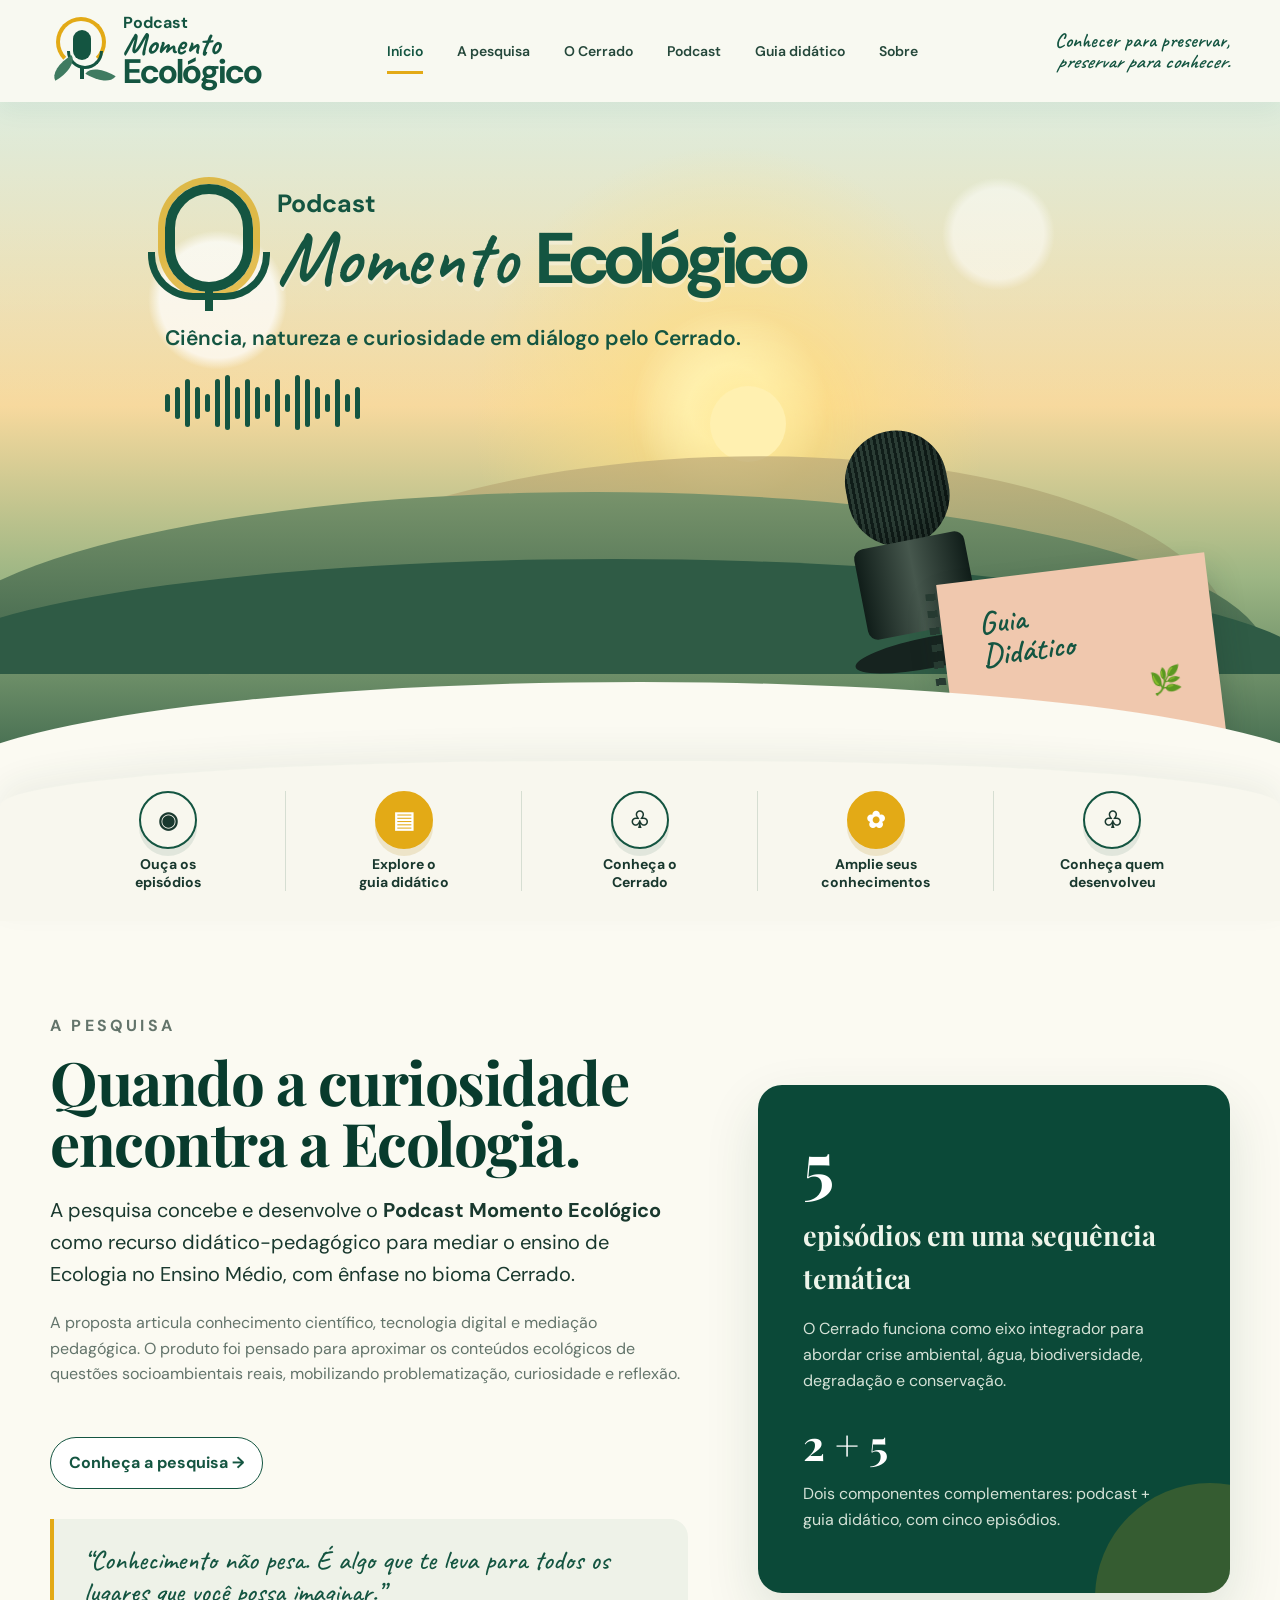
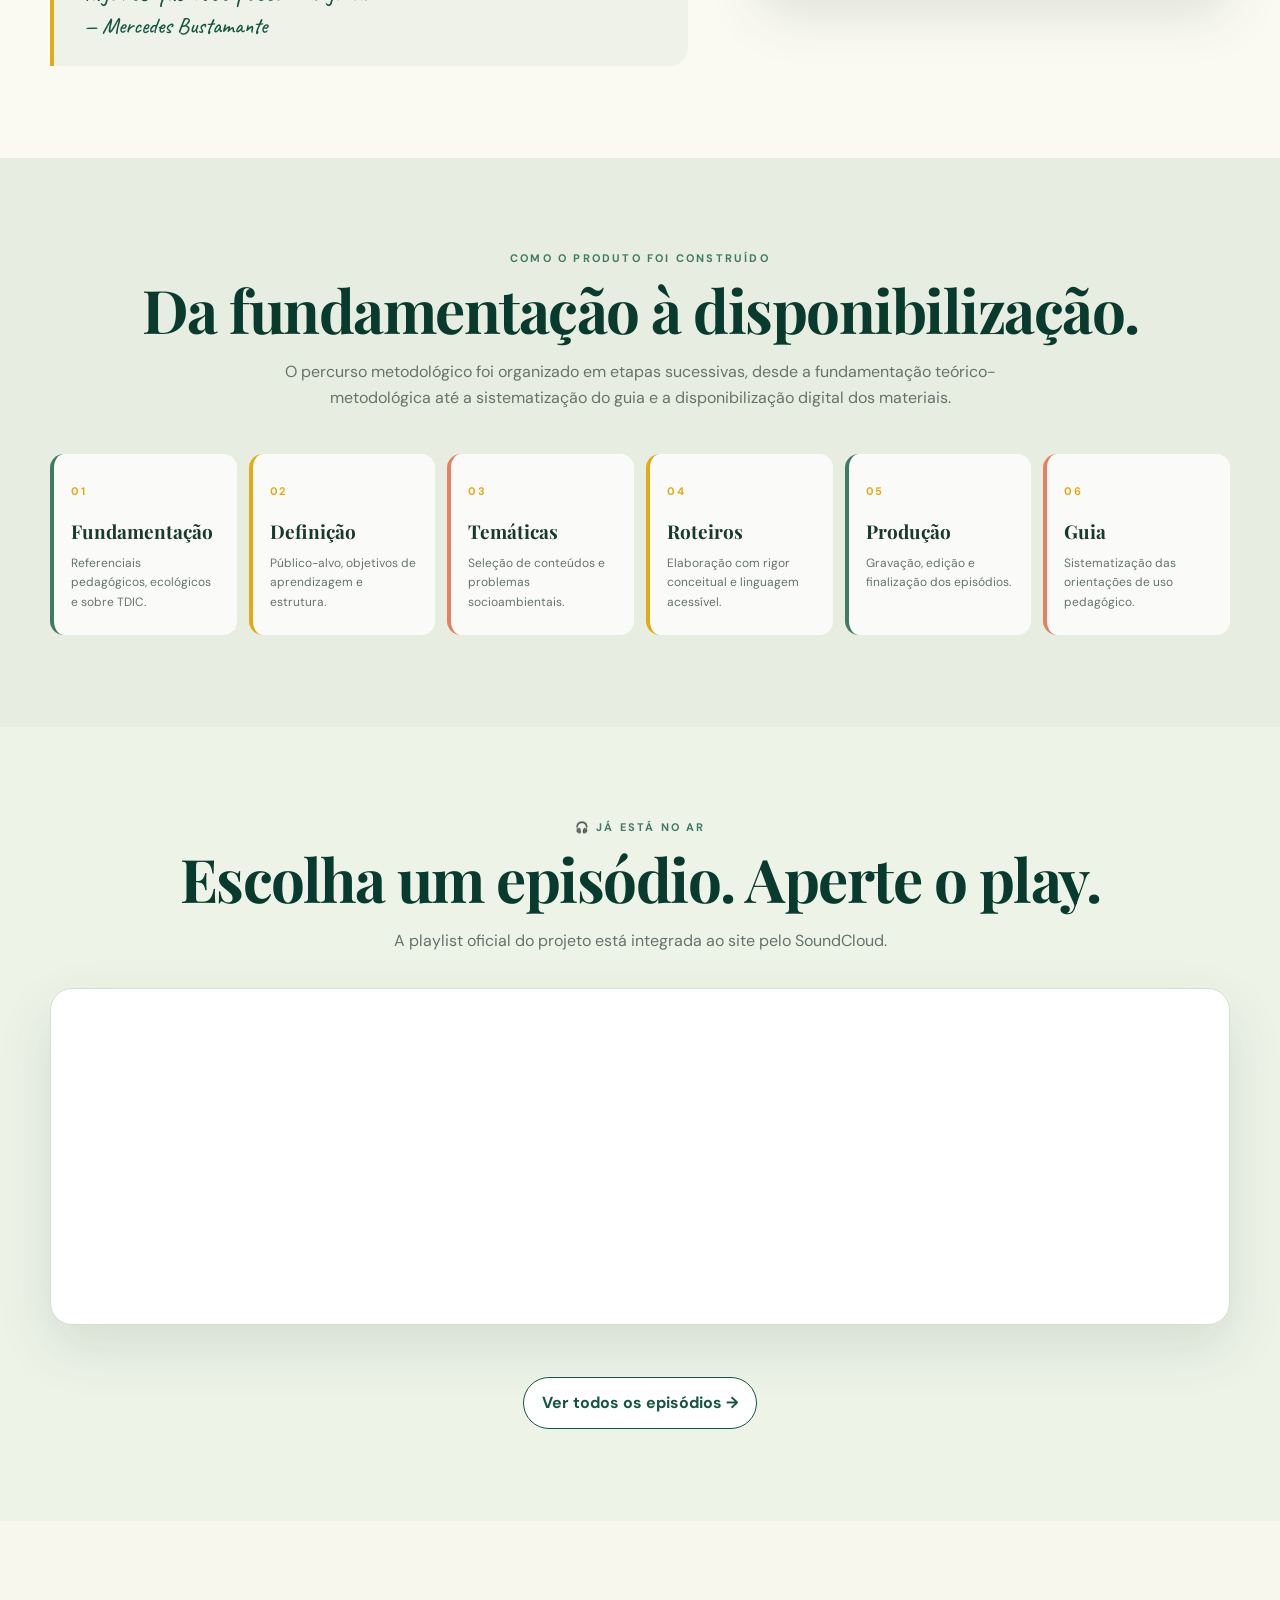
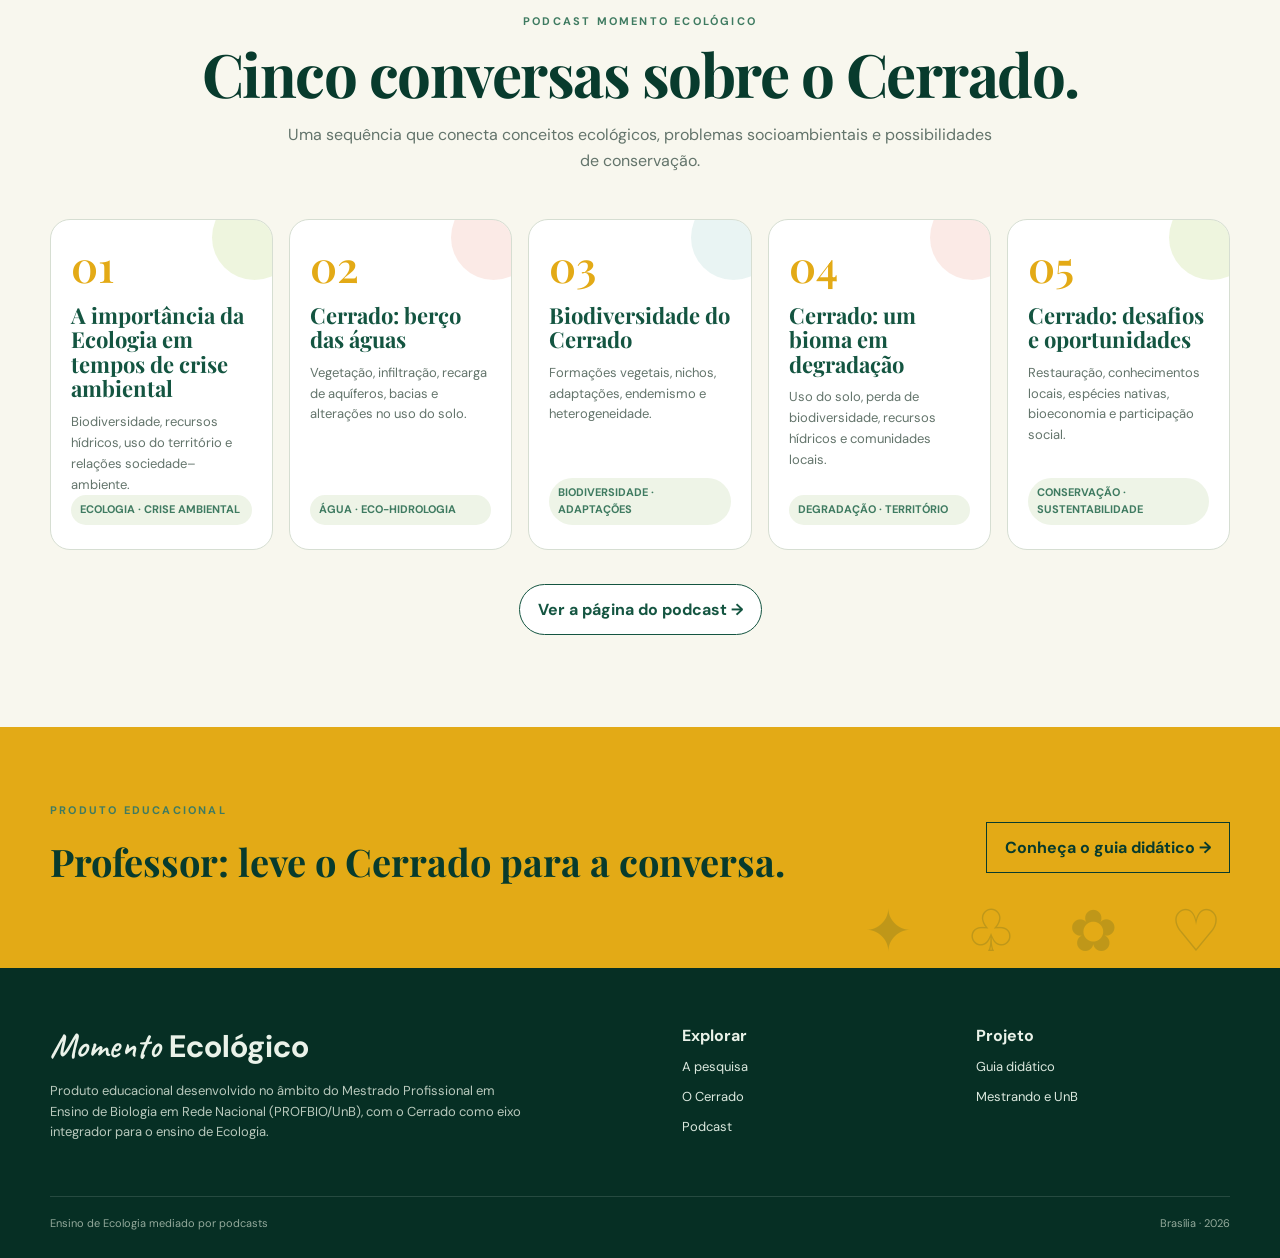
<file: index.html>
<!doctype html>
<html lang="pt-BR">
<head>
<meta charset="utf-8"><meta name="viewport" content="width=device-width, initial-scale=1">
<meta name="description" content="Podcast Momento Ecológico — ensino de Ecologia mediado por podcasts, com o Cerrado como eixo integrador.">
<title>Início · Momento Ecológico</title>
<link rel="stylesheet" href="styles.css">
</head>
<body>
<a class="skip" href="#conteudo">Pular para o conteúdo</a>

<header class="header">
  <div class="container header-inner">
    <a class="brand" href="index.html" aria-label="Momento Ecológico - início">
      <span class="logo-mark" aria-hidden="true"><span class="logo-ring"></span><span class="logo-mic"></span><span class="leaf leaf-a"></span><span class="leaf leaf-b"></span></span>
      <span><small>Podcast</small><strong>Momento<br><b>Ecológico</b></strong></span>
    </a>
    <nav class="nav" aria-label="Navegação principal"><a class="active" href="index.html">Início</a><a class="" href="pesquisa.html">A pesquisa</a><a class="" href="cerrado.html">O Cerrado</a><a class="" href="podcast.html">Podcast</a><a class="" href="guia.html">Guia didático</a><a class="" href="sobre.html">Sobre</a></nav>
    <p class="tagline">Conhecer para preservar,<br><em>preservar para conhecer.</em></p>
  </div>
</header>

<main id="conteudo">
<section class="hero">
  <div class="sun"></div><div class="hill one"></div><div class="hill two"></div><div class="hill three"></div>
  <div class="container hero-content">
    <div class="hero-lockup">
      <div class="hero-mic" aria-hidden="true"><span></span></div>
      <div><p class="hero-kicker">Podcast</p><h1 class="hero-title">Momento <em>Ecológico</em></h1></div>
    </div>
    <p class="hero-copy">Ciência, natureza e curiosidade em diálogo pelo Cerrado.</p>
    <div class="wave" aria-hidden="true"><i></i><i></i><i></i><i></i><i></i><i></i><i></i><i></i><i></i><i></i><i></i><i></i><i></i><i></i><i></i><i></i><i></i><i></i><i></i><i></i></div>
  </div>
  <div class="hero-object" aria-hidden="true">
    <div class="mic-object"><div class="mic-head"></div><div class="mic-body"></div><div class="mic-base"></div></div>
    <div class="book-object">Guia<br>Didático<small>🌿</small></div>
  </div>
</section>

<section class="quick">
  <div class="container quick-grid">
    <a href="podcast.html"><span class="quick-icon">◉</span><span>Ouça os<br>episódios</span></a>
    <a class="gold" href="guia.html"><span class="quick-icon">▤</span><span>Explore o<br>guia didático</span></a>
    <a href="cerrado.html"><span class="quick-icon">♧</span><span>Conheça o<br>Cerrado</span></a>
    <a class="gold" href="pesquisa.html#temas"><span class="quick-icon">✿</span><span>Amplie seus<br>conhecimentos</span></a>
    <a href="sobre.html"><span class="quick-icon">♧</span><span>Conheça quem<br>desenvolveu</span></a>
  </div>
</section>

<section class="section">
  <div class="container story-grid">
    <div class="story-copy">
      <p class="eyebrow">A PESQUISA</p>
      <h2 class="section-title">Quando a curiosidade encontra a Ecologia.</h2>
      <p class="lead">A pesquisa concebe e desenvolve o <strong>Podcast Momento Ecológico</strong> como recurso didático-pedagógico para mediar o ensino de Ecologia no Ensino Médio, com ênfase no bioma Cerrado.</p>
      <p>A proposta articula conhecimento científico, tecnologia digital e mediação pedagógica. O produto foi pensado para aproximar os conteúdos ecológicos de questões socioambientais reais, mobilizando problematização, curiosidade e reflexão.</p>
      <a class="listen" href="pesquisa.html">Conheça a pesquisa →</a>
      <div class="quote">“Conhecimento não pesa. É algo que te leva para todos os lugares que você possa imaginar.”<br><small>— Mercedes Bustamante</small></div>
    </div>
    <aside class="stat-card">
      <strong>5</strong>
      <h3>episódios em uma sequência temática</h3>
      <p>O Cerrado funciona como eixo integrador para abordar crise ambiental, água, biodiversidade, degradação e conservação.</p>
      <strong style="font-size:42px;display:block;margin-top:30px">2 + 5</strong>
      <p>Dois componentes complementares: podcast + guia didático, com cinco episódios.</p>
    </aside>
  </div>
</section>

<section class="section method">
  <div class="container center">
    <p class="eyebrow">COMO O PRODUTO FOI CONSTRUÍDO</p>
    <h2 class="section-title">Da fundamentação à disponibilização.</h2>
    <p class="section-intro">O percurso metodológico foi organizado em etapas sucessivas, desde a fundamentação teórico-metodológica até a sistematização do guia e a disponibilização digital dos materiais.</p>
  </div>
  <div class="container steps">
    <div class="step"><b>01</b><h3>Fundamentação</h3><p>Referenciais pedagógicos, ecológicos e sobre TDIC.</p></div>
    <div class="step"><b>02</b><h3>Definição</h3><p>Público-alvo, objetivos de aprendizagem e estrutura.</p></div>
    <div class="step"><b>03</b><h3>Temáticas</h3><p>Seleção de conteúdos e problemas socioambientais.</p></div>
    <div class="step"><b>04</b><h3>Roteiros</h3><p>Elaboração com rigor conceitual e linguagem acessível.</p></div>
    <div class="step"><b>05</b><h3>Produção</h3><p>Gravação, edição e finalização dos episódios.</p></div>
    <div class="step"><b>06</b><h3>Guia</h3><p>Sistematização das orientações de uso pedagógico.</p></div>
  </div>
</section>


<section class="section" style="background:#eef3e8">
  <div class="container center">
    <p class="eyebrow">🎧 JÁ ESTÁ NO AR</p>
    <h2 class="section-title">Escolha um episódio. Aperte o play.</h2>
    <p class="section-intro">A playlist oficial do projeto está integrada ao site pelo SoundCloud.</p>
  </div>
  <div class="container" style="margin-top:34px">
    <div style="background:#fff;border:1px solid var(--line);border-radius:22px;padding:14px;box-shadow:var(--shadow)">
      <iframe title="Podcast Momento Ecológico no SoundCloud" scrolling="no" frameborder="no"
        allow="autoplay; encrypted-media"
        style="width:100%;height:300px;border:0;border-radius:14px"
        src="https://w.soundcloud.com/player/?url=https%3A//api.soundcloud.com/playlists/soundcloud%253Aplaylists%253A2288575884&color=%233b7158&auto_play=false&hide_related=false&show_comments=true&show_user=true&show_reposts=false&show_teaser=true"></iframe>
    </div>
    <div class="center" style="margin-top:18px"><a class="listen" href="podcast.html">Ver todos os episódios →</a></div>
  </div>
</section>

<section class="section episodes">
  <div class="container center">
    <p class="eyebrow">PODCAST MOMENTO ECOLÓGICO</p>
    <h2 class="section-title">Cinco conversas sobre o Cerrado.</h2>
    <p class="section-intro">Uma sequência que conecta conceitos ecológicos, problemas socioambientais e possibilidades de conservação.</p>
  </div>
  <div class="container episode-grid">
    <article class="episode"><span class="num">01</span><h3>A importância da Ecologia em tempos de crise ambiental</h3><p>Biodiversidade, recursos hídricos, uso do território e relações sociedade–ambiente.</p><span class="themes">ECOLOGIA · CRISE AMBIENTAL</span></article>
    <article class="episode"><span class="num">02</span><h3>Cerrado: berço das águas</h3><p>Vegetação, infiltração, recarga de aquíferos, bacias e alterações no uso do solo.</p><span class="themes">ÁGUA · ECO-HIDROLOGIA</span></article>
    <article class="episode"><span class="num">03</span><h3>Biodiversidade do Cerrado</h3><p>Formações vegetais, nichos, adaptações, endemismo e heterogeneidade.</p><span class="themes">BIODIVERSIDADE · ADAPTAÇÕES</span></article>
    <article class="episode"><span class="num">04</span><h3>Cerrado: um bioma em degradação</h3><p>Uso do solo, perda de biodiversidade, recursos hídricos e comunidades locais.</p><span class="themes">DEGRADAÇÃO · TERRITÓRIO</span></article>
    <article class="episode"><span class="num">05</span><h3>Cerrado: desafios e oportunidades</h3><p>Restauração, conhecimentos locais, espécies nativas, bioeconomia e participação social.</p><span class="themes">CONSERVAÇÃO · SUSTENTABILIDADE</span></article>
  </div>
  <div class="container center"><a class="listen" href="podcast.html">Ver a página do podcast →</a></div>
</section>

<section class="cta">
  <div class="container cta-inner">
    <div><p class="eyebrow">PRODUTO EDUCACIONAL</p><h2>Professor: leve o Cerrado para a conversa.</h2></div>
    <a href="guia.html">Conheça o guia didático →</a>
  </div>
</section>
</main>

<footer>
  <div class="container footer-grid">
    <div>
      <div class="footer-brand">Momento <b>Ecológico</b></div>
      <p>Produto educacional desenvolvido no âmbito do Mestrado Profissional em Ensino de Biologia em Rede Nacional (PROFBIO/UnB), com o Cerrado como eixo integrador para o ensino de Ecologia.</p>
    </div>
    <div class="footer-links">
      <strong>Explorar</strong>
      <a href="pesquisa.html">A pesquisa</a>
      <a href="cerrado.html">O Cerrado</a>
      <a href="podcast.html">Podcast</a>
    </div>
    <div class="footer-links">
      <strong>Projeto</strong>
      <a href="guia.html">Guia didático</a>
      <a href="sobre.html">Mestrando e UnB</a>
    </div>
  </div>
  <div class="container footer-bottom">
    <span>Ensino de Ecologia mediado por podcasts</span>
    <span>Brasília · 2026</span>
  </div>
</footer>

</body></html>
</file>
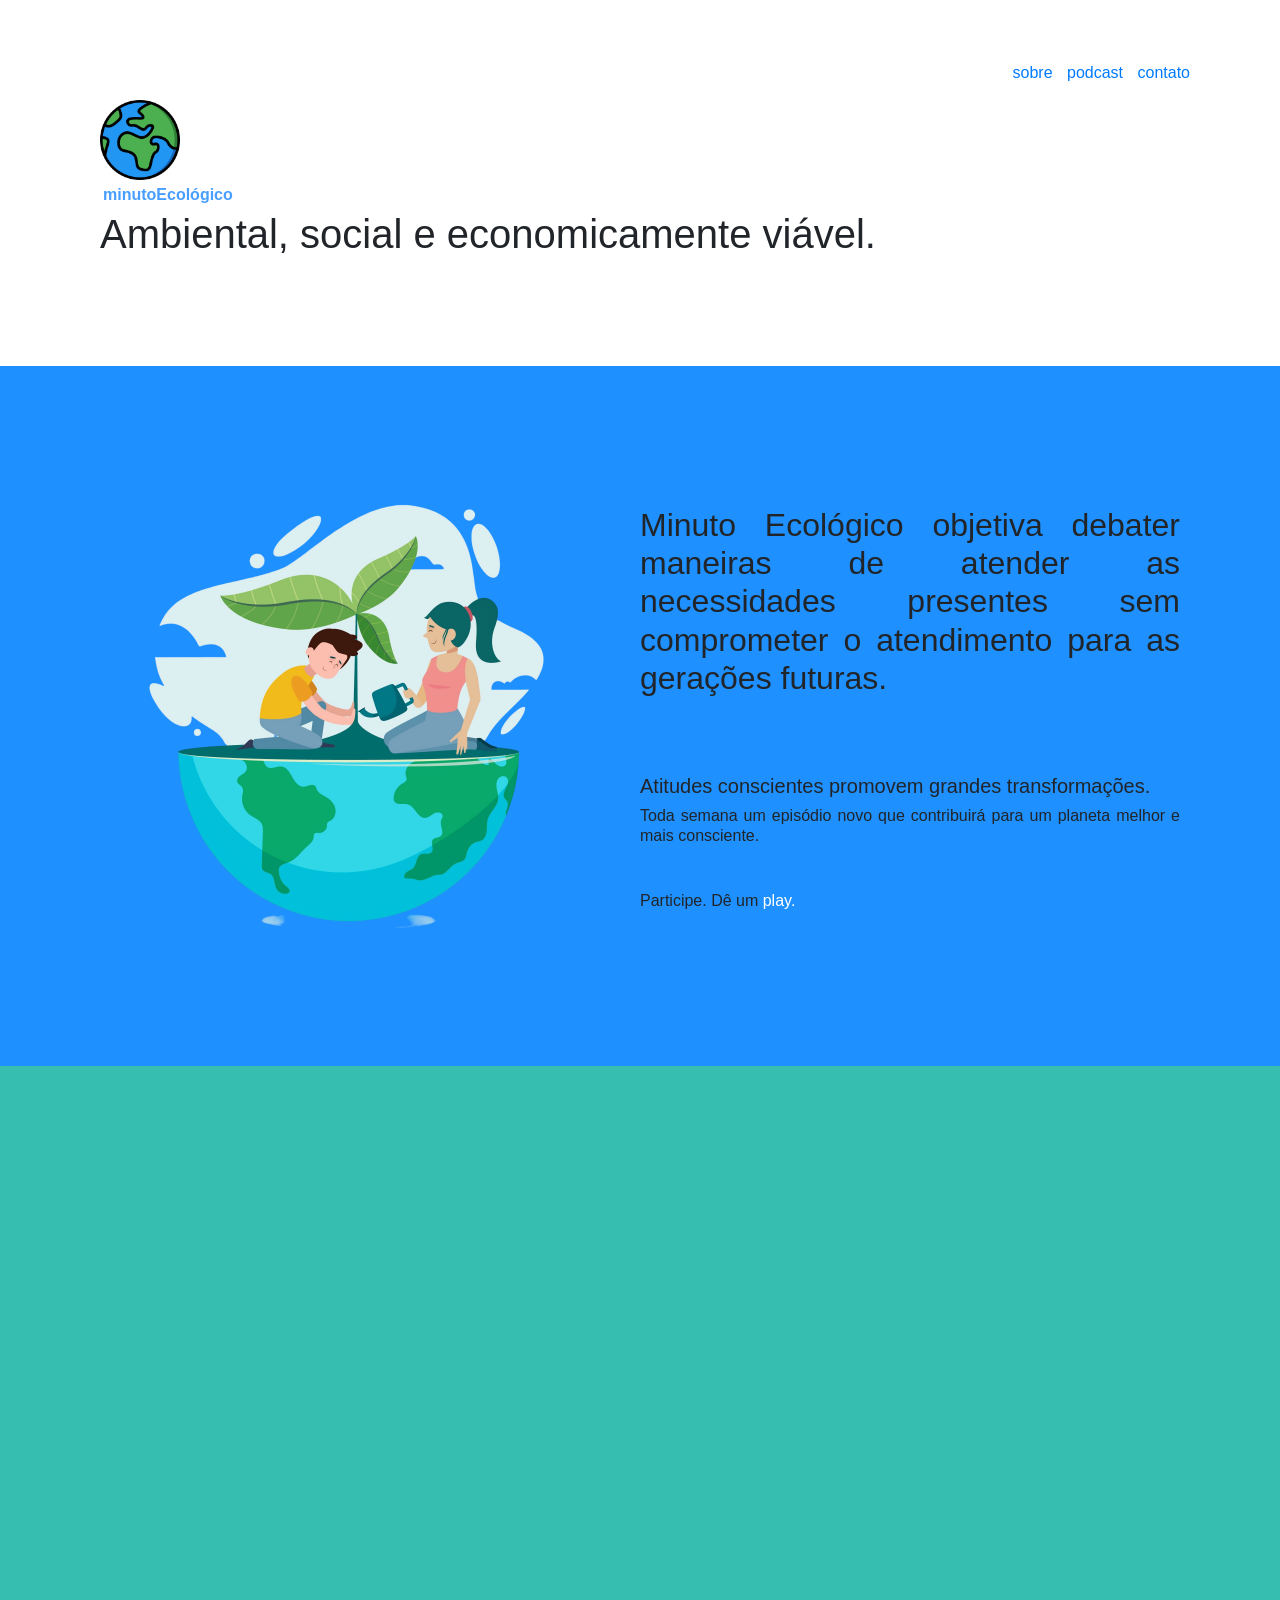
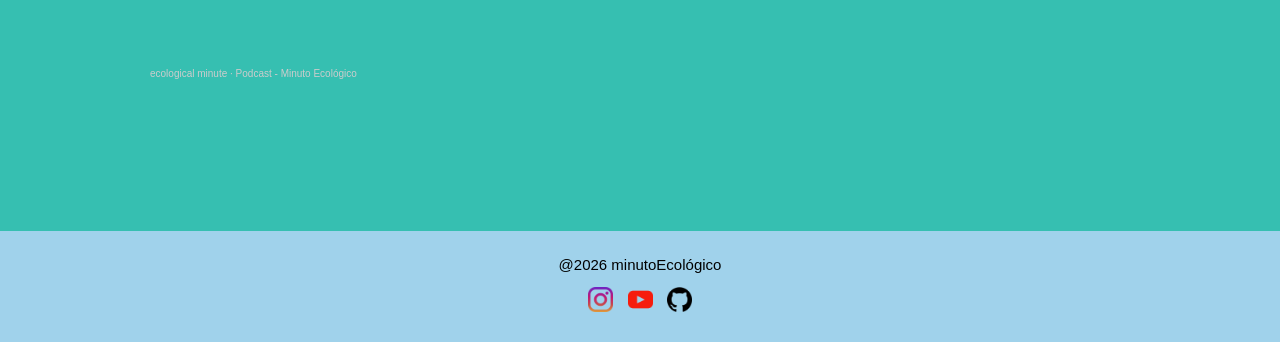
<file: antigo-pronto/index.html>
<!DOCTYPE html>
<html>
<head>
    <meta charset='utf-8'/>
    <meta http-equiv='X-UA-Compatible' content='IE=edge'/>
    <title>minutoEcológico</title>
    <meta name="viewport" content="width=device-width, initial-scale=1.0"/>
    <link href="styles.css" rel="stylesheet" />
    <link rel="stylesheet" href="https://stackpath.bootstrapcdn.com/bootstrap/4.1.3/css/bootstrap.min.css" integrity="sha384-MCw98/SFnGE8fJT3GXwEOngsV7Zt27NXFoaoApmYm81iuXoPkFOJwJ8ERdknLPMO" crossorigin="anonymous">
</head> 

  <body>
      <section class="cabecalho">
     
        <div>
          <img class="iconeCabecalho" src="imagens/terra.png" alt="Terra">
          <p class="nomeProjetoNoCabecalho">minutoEcológico</p>
          <h1>Ambiental, social e economicamente viável.</h1>
        </div>

        <div class="menu shadow p-3 mb-5 bg-white rounded">
          <a style="text-decoration:none"  href="#sobre" class="link-underline-light">sobre</a>
          <a style="text-decoration:none"  href="#podcast"> podcast</a>
          <a style="text-decoration:none"  href="#rodape">contato</a>
        </div>

      </section>


    <section id="sobre" class="sobre">

      <div class="textoExplicativo">
        <img class="pessoasEmSobre" src="imagens/planeta.png" alt="Planeta">
        <h2 class="sobreMinutoEcologico"> Minuto Ecológico objetiva debater maneiras de atender as necessidades presentes sem comprometer
           o atendimento para as gerações futuras. <br> <br><br>
          
           <div><h5>Atitudes conscientes promovem grandes transformações.</h5></div>

          <div><h6>Toda semana um episódio novo que contribuirá para um planeta melhor e mais consciente.</h6></div> <br>

          <div><h6>Participe. Dê um <a style="text-decoration:none; color: white;"  href="#podcast">play.</a></h6></div>
        </h2>  
      </div>
     
    </section>
  
    <section id="podcast" class="podcast">

      <iframe width="100%" height="450" scrolling="no" frameborder="no" allow="autoplay; encrypted-media" src="https://w.soundcloud.com/player/?url=https%3A//api.soundcloud.com/playlists/soundcloud%253Aplaylists%253A2288575884&color=%23ff5500&auto_play=false&hide_related=false&show_comments=true&show_user=true&show_reposts=false&show_teaser=true"></iframe><div style="font-size: 10px; color: #cccccc;line-break: anywhere;word-break: normal;overflow: hidden;white-space: nowrap;text-overflow: ellipsis; font-family: Interstate,Lucida Grande,Lucida Sans Unicode,Lucida Sans,Garuda,Verdana,Tahoma,sans-serif;font-weight: 100;"><a href="https://soundcloud.com/ecological-minute" title="ecological minute" target="_blank" style="color: #cccccc; text-decoration: none;">ecological minute</a> · <a href="https://soundcloud.com/ecological-minute/sets/podcast-minuto-ecologico" title="Podcast - Minuto Ecológico" target="_blank" style="color: #cccccc; text-decoration: none;">Podcast - Minuto Ecológico</a></div>
 
    </section>

      
     <section id="rodape" class="rodape">
          <h6 class="nomeProjetoRodape">@2026 minutoEcológico</h6>
          <img class="iconeRodape" src="imagens/instagram.png">
          <img class="iconeRodape" src="imagens/youtube.png">
          <img class="iconeRodape" src="imagens/github.png">
    </section>

  </body>         
  <script src="https://code.jquery.com/jquery-3.3.1.slim.min.js" integrity="sha384-q8i/X+965DzO0rT7abK41JStQIAqVgRVzpbzo5smXKp4YfRvH+8abtTE1Pi6jizo" crossorigin="anonymous"></script>
  <script src="https://cdnjs.cloudflare.com/ajax/libs/popper.js/1.14.3/umd/popper.min.js" integrity="sha384-ZMP7rVo3mIykV+2+9J3UJ46jBk0WLaUAdn689aCwoqbBJiSnjAK/l8WvCWPIPm49" crossorigin="anonymous"></script>
    
</html>
</file>
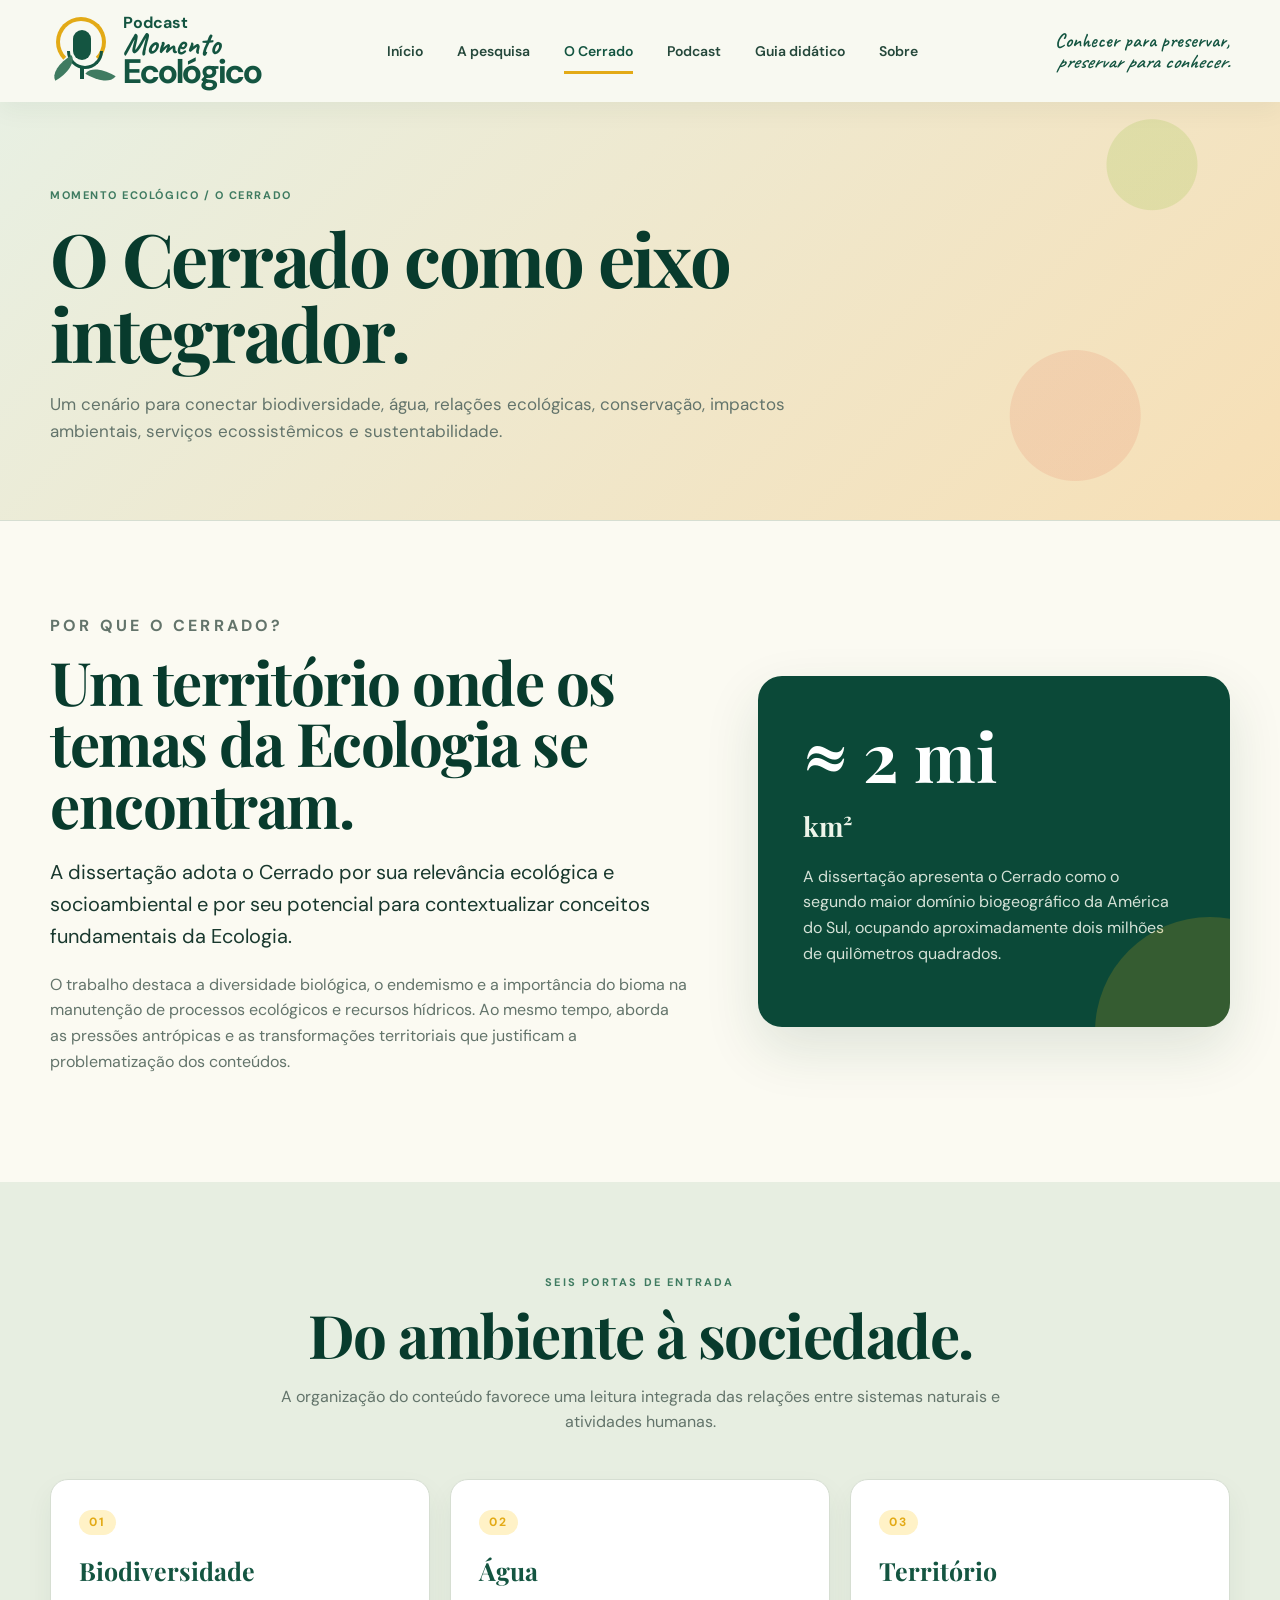
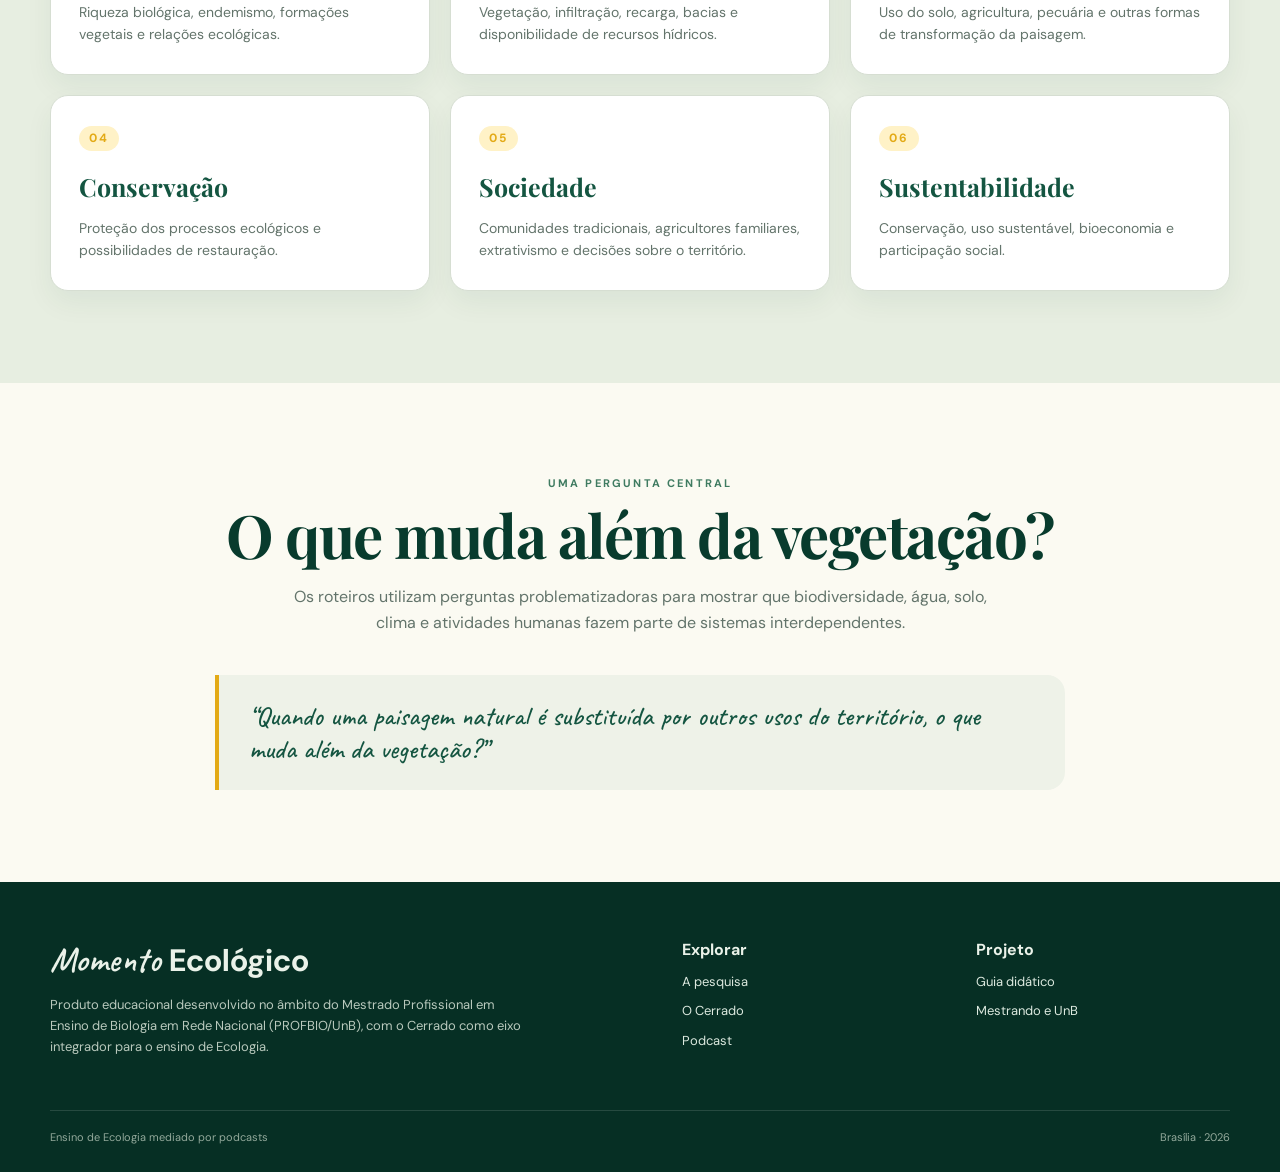
<file: cerrado.html>
<!doctype html>
<html lang="pt-BR">
<head>
<meta charset="utf-8"><meta name="viewport" content="width=device-width, initial-scale=1">
<meta name="description" content="Podcast Momento Ecológico — ensino de Ecologia mediado por podcasts, com o Cerrado como eixo integrador.">
<title>O Cerrado · Momento Ecológico</title>
<link rel="stylesheet" href="styles.css">
</head>
<body>
<a class="skip" href="#conteudo">Pular para o conteúdo</a>

<header class="header">
  <div class="container header-inner">
    <a class="brand" href="index.html" aria-label="Momento Ecológico - início">
      <span class="logo-mark" aria-hidden="true"><span class="logo-ring"></span><span class="logo-mic"></span><span class="leaf leaf-a"></span><span class="leaf leaf-b"></span></span>
      <span><small>Podcast</small><strong>Momento<br><b>Ecológico</b></strong></span>
    </a>
    <nav class="nav" aria-label="Navegação principal"><a class="" href="index.html">Início</a><a class="" href="pesquisa.html">A pesquisa</a><a class="active" href="cerrado.html">O Cerrado</a><a class="" href="podcast.html">Podcast</a><a class="" href="guia.html">Guia didático</a><a class="" href="sobre.html">Sobre</a></nav>
    <p class="tagline">Conhecer para preservar,<br><em>preservar para conhecer.</em></p>
  </div>
</header>

<main id="conteudo">
<section class="page-hero"><div class="container">
  <div class="breadcrumb">MOMENTO ECOLÓGICO / O CERRADO</div>
  <h1>O Cerrado como eixo integrador.</h1>
  <p>Um cenário para conectar biodiversidade, água, relações ecológicas, conservação, impactos ambientais, serviços ecossistêmicos e sustentabilidade.</p>
</div></section>

<section class="section">
  <div class="container story-grid">
    <div class="story-copy">
      <p class="eyebrow">POR QUE O CERRADO?</p>
      <h2 class="section-title">Um território onde os temas da Ecologia se encontram.</h2>
      <p class="lead">A dissertação adota o Cerrado por sua relevância ecológica e socioambiental e por seu potencial para contextualizar conceitos fundamentais da Ecologia.</p>
      <p>O trabalho destaca a diversidade biológica, o endemismo e a importância do bioma na manutenção de processos ecológicos e recursos hídricos. Ao mesmo tempo, aborda as pressões antrópicas e as transformações territoriais que justificam a problematização dos conteúdos.</p>
    </div>
    <aside class="stat-card">
      <strong>≈ 2 mi</strong>
      <h3>km²</h3>
      <p>A dissertação apresenta o Cerrado como o segundo maior domínio biogeográfico da América do Sul, ocupando aproximadamente dois milhões de quilômetros quadrados.</p>
    </aside>
  </div>
</section>

<section class="section method">
  <div class="container center"><p class="eyebrow">SEIS PORTAS DE ENTRADA</p><h2 class="section-title">Do ambiente à sociedade.</h2><p class="section-intro">A organização do conteúdo favorece uma leitura integrada das relações entre sistemas naturais e atividades humanas.</p></div>
  <div class="container cards">
    <article class="card"><span class="card-number">01</span><h3>Biodiversidade</h3><p>Riqueza biológica, endemismo, formações vegetais e relações ecológicas.</p></article>
    <article class="card"><span class="card-number">02</span><h3>Água</h3><p>Vegetação, infiltração, recarga, bacias e disponibilidade de recursos hídricos.</p></article>
    <article class="card"><span class="card-number">03</span><h3>Território</h3><p>Uso do solo, agricultura, pecuária e outras formas de transformação da paisagem.</p></article>
    <article class="card"><span class="card-number">04</span><h3>Conservação</h3><p>Proteção dos processos ecológicos e possibilidades de restauração.</p></article>
    <article class="card"><span class="card-number">05</span><h3>Sociedade</h3><p>Comunidades tradicionais, agricultores familiares, extrativismo e decisões sobre o território.</p></article>
    <article class="card"><span class="card-number">06</span><h3>Sustentabilidade</h3><p>Conservação, uso sustentável, bioeconomia e participação social.</p></article>
  </div>
</section>

<section class="section">
  <div class="container center"><p class="eyebrow">UMA PERGUNTA CENTRAL</p><h2 class="section-title">O que muda além da vegetação?</h2><p class="section-intro">Os roteiros utilizam perguntas problematizadoras para mostrar que biodiversidade, água, solo, clima e atividades humanas fazem parte de sistemas interdependentes.</p></div>
  <div class="container quote" style="max-width:850px;margin:40px auto 0">“Quando uma paisagem natural é substituída por outros usos do território, o que muda além da vegetação?”</div>
</section>
</main>

<footer>
  <div class="container footer-grid">
    <div>
      <div class="footer-brand">Momento <b>Ecológico</b></div>
      <p>Produto educacional desenvolvido no âmbito do Mestrado Profissional em Ensino de Biologia em Rede Nacional (PROFBIO/UnB), com o Cerrado como eixo integrador para o ensino de Ecologia.</p>
    </div>
    <div class="footer-links">
      <strong>Explorar</strong>
      <a href="pesquisa.html">A pesquisa</a>
      <a href="cerrado.html">O Cerrado</a>
      <a href="podcast.html">Podcast</a>
    </div>
    <div class="footer-links">
      <strong>Projeto</strong>
      <a href="guia.html">Guia didático</a>
      <a href="sobre.html">Mestrando e UnB</a>
    </div>
  </div>
  <div class="container footer-bottom">
    <span>Ensino de Ecologia mediado por podcasts</span>
    <span>Brasília · 2026</span>
  </div>
</footer>

</body></html>
</file>
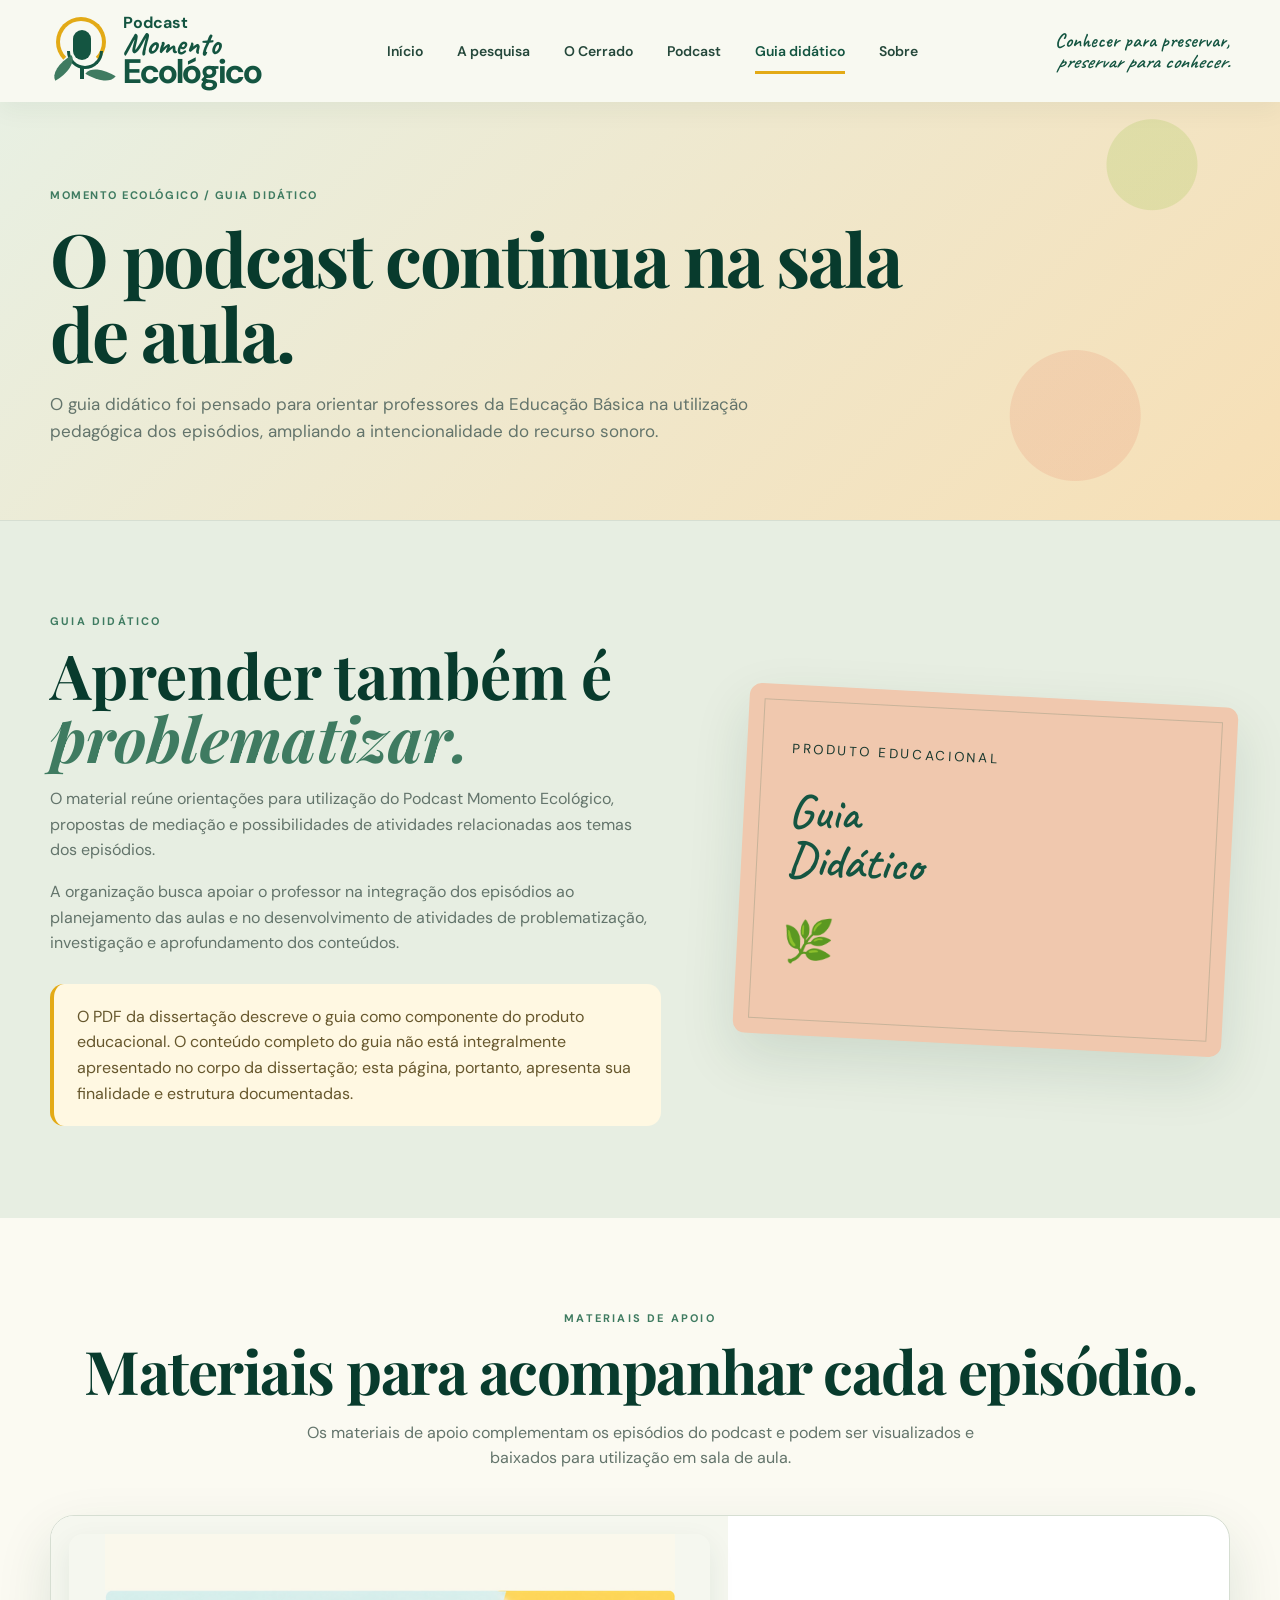
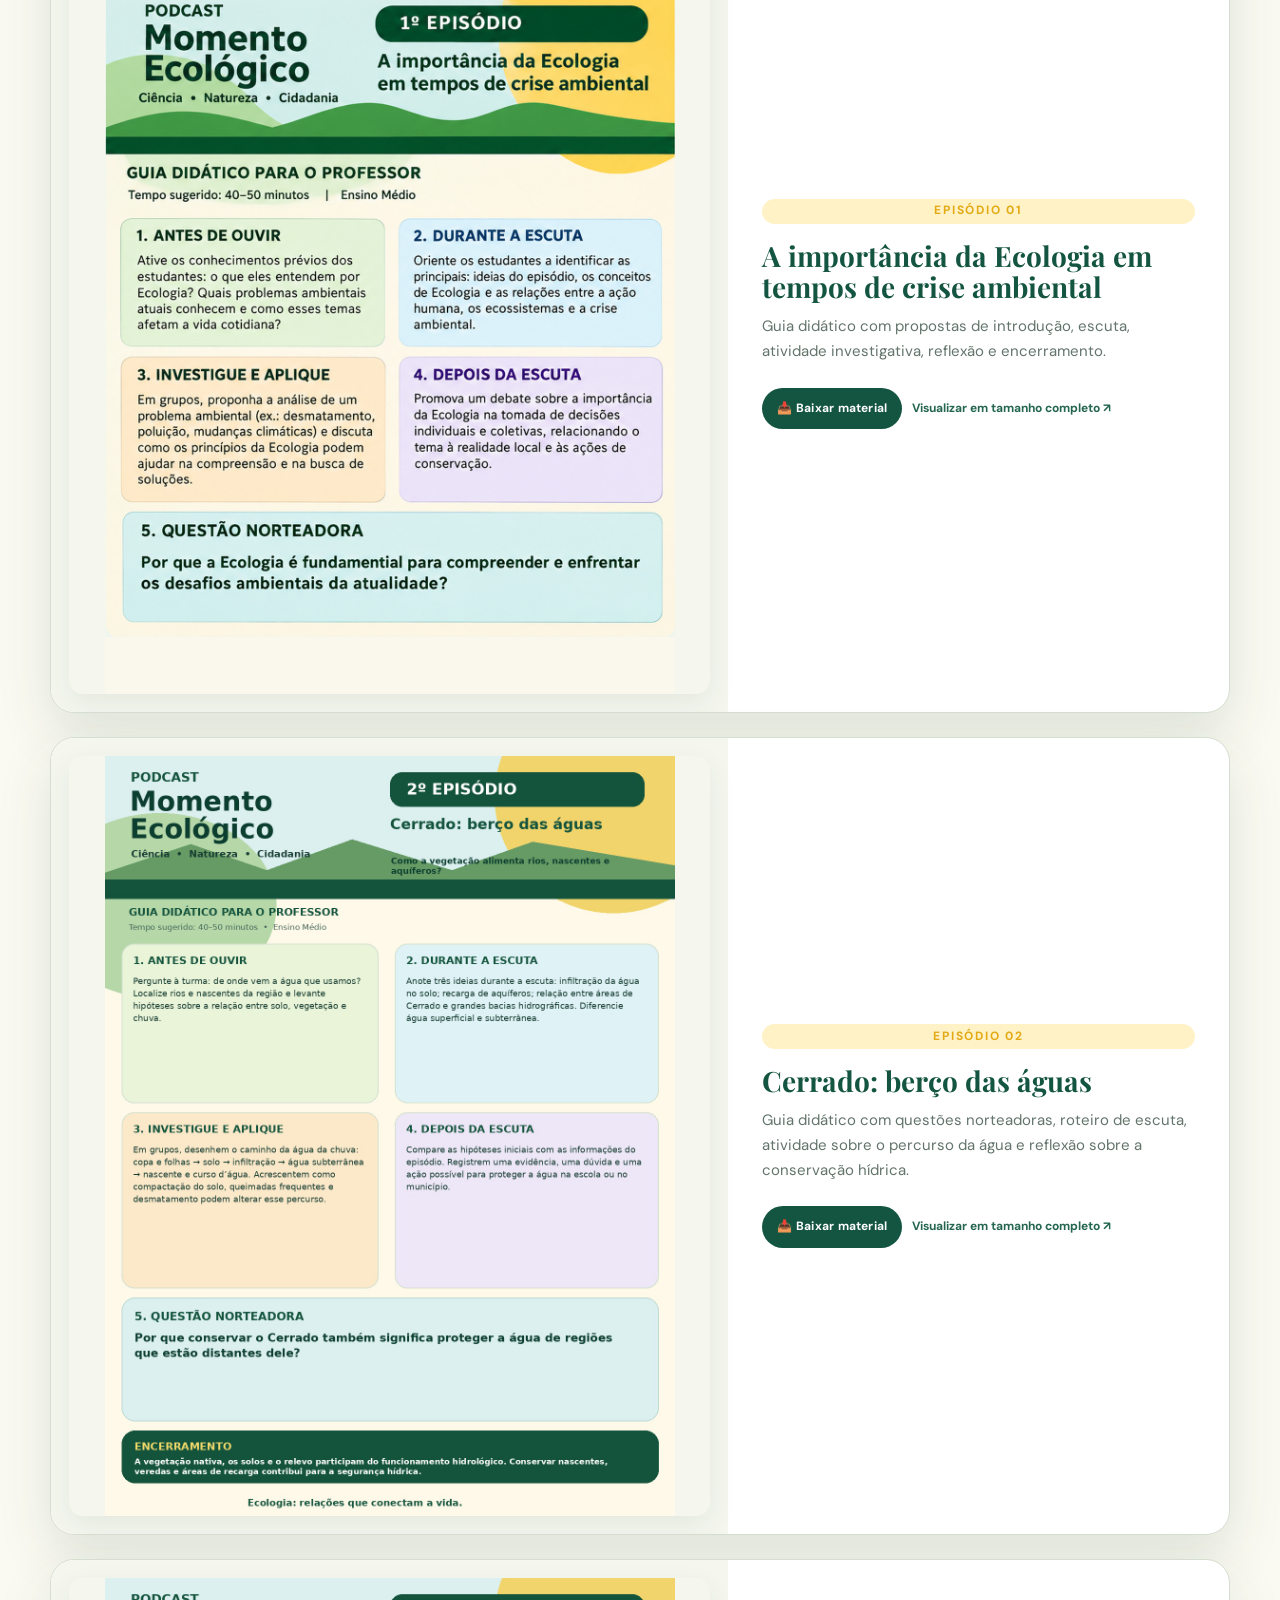
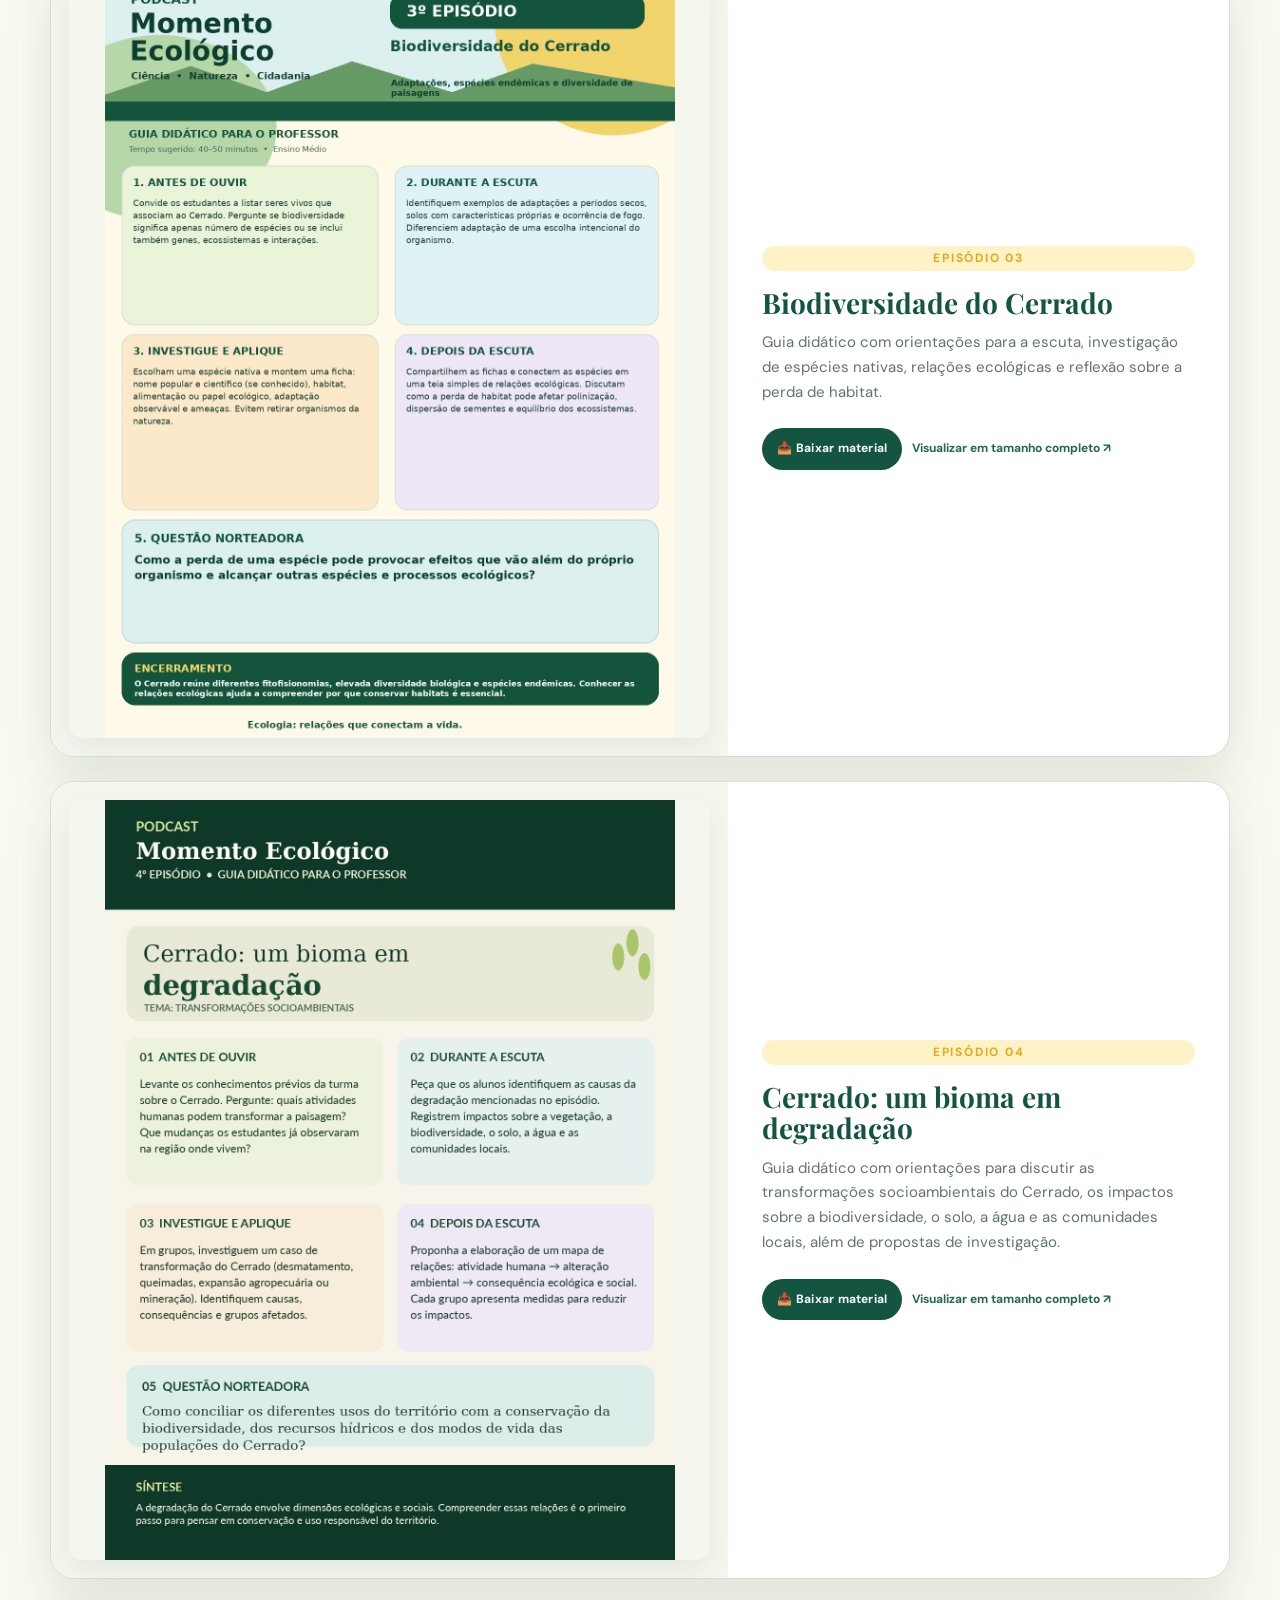
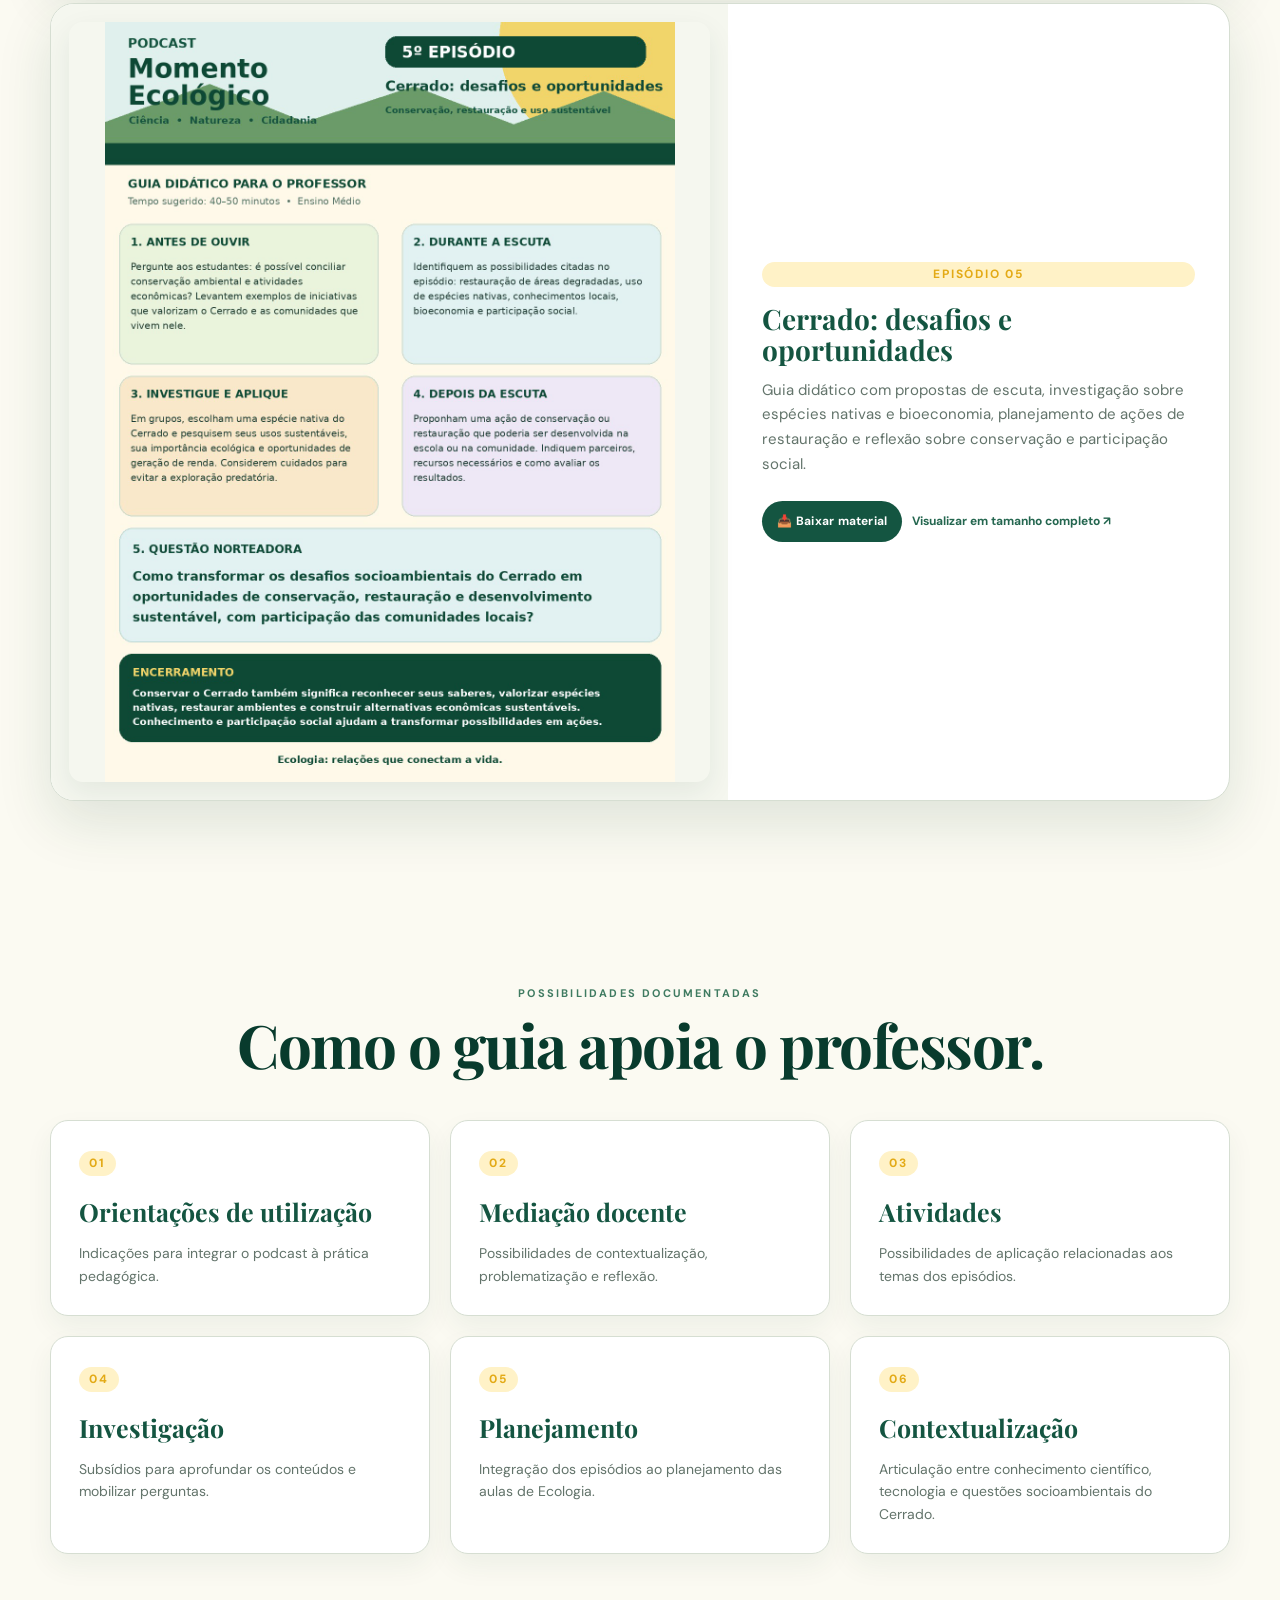
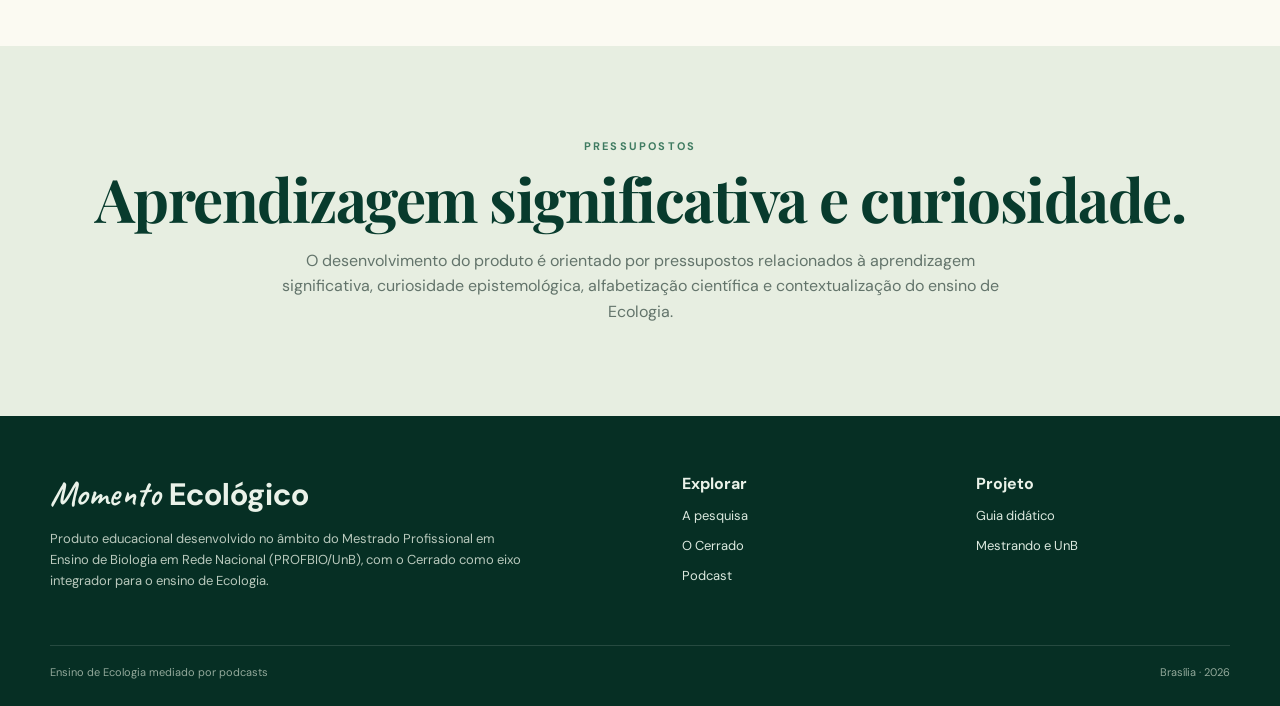
<file: guia.html>
<!doctype html>
<html lang="pt-BR">
<head>
<meta charset="utf-8"><meta name="viewport" content="width=device-width, initial-scale=1">
<meta name="description" content="Podcast Momento Ecológico — ensino de Ecologia mediado por podcasts, com o Cerrado como eixo integrador.">
<title>Guia didático · Momento Ecológico</title>
<link rel="stylesheet" href="styles.css">
</head>
<body>
<a class="skip" href="#conteudo">Pular para o conteúdo</a>

<header class="header">
  <div class="container header-inner">
    <a class="brand" href="index.html" aria-label="Momento Ecológico - início">
      <span class="logo-mark" aria-hidden="true"><span class="logo-ring"></span><span class="logo-mic"></span><span class="leaf leaf-a"></span><span class="leaf leaf-b"></span></span>
      <span><small>Podcast</small><strong>Momento<br><b>Ecológico</b></strong></span>
    </a>
    <nav class="nav" aria-label="Navegação principal"><a class="" href="index.html">Início</a><a class="" href="pesquisa.html">A pesquisa</a><a class="" href="cerrado.html">O Cerrado</a><a class="" href="podcast.html">Podcast</a><a class="active" href="guia.html">Guia didático</a><a class="" href="sobre.html">Sobre</a></nav>
    <p class="tagline">Conhecer para preservar,<br><em>preservar para conhecer.</em></p>
  </div>
</header>

<main id="conteudo">
<section class="page-hero"><div class="container">
  <div class="breadcrumb">MOMENTO ECOLÓGICO / GUIA DIDÁTICO</div>
  <h1>O podcast continua na sala de aula.</h1>
  <p>O guia didático foi pensado para orientar professores da Educação Básica na utilização pedagógica dos episódios, ampliando a intencionalidade do recurso sonoro.</p>
</div></section>

<section class="section guide-section">
  <div class="container guide-grid">
    <div>
      <p class="eyebrow">GUIA DIDÁTICO</p>
      <h2>Aprender também é <em>problematizar.</em></h2>
      <p>O material reúne orientações para utilização do Podcast Momento Ecológico, propostas de mediação e possibilidades de atividades relacionadas aos temas dos episódios.</p>
      <p>A organização busca apoiar o professor na integração dos episódios ao planejamento das aulas e no desenvolvimento de atividades de problematização, investigação e aprofundamento dos conteúdos.</p>
      <div class="notice">O PDF da dissertação descreve o guia como componente do produto educacional. O conteúdo completo do guia não está integralmente apresentado no corpo da dissertação; esta página, portanto, apresenta sua finalidade e estrutura documentadas.</div>
    </div>
    <div class="guide-cover"><small>PRODUTO EDUCACIONAL</small><h3>Guia<br>Didático</h3><span>🌿</span></div>
  </div>
</section>

<section class="section support-materials" id="materiais-apoio">
  <div class="container center"><p class="eyebrow">MATERIAIS DE APOIO</p><h2 class="section-title">Materiais para acompanhar cada episódio.</h2><p class="section-intro">Os materiais de apoio complementam os episódios do podcast e podem ser visualizados e baixados para utilização em sala de aula.</p></div>
  <div class="container material-grid">
    <article class="material-card" id="material-episodio-01">
      <div class="material-image-wrap"><img src="materiais/material-episodio-01.jpeg" alt="Material de apoio do episódio 01 — A importância da Ecologia em tempos de crise ambiental" loading="lazy"></div>
      <div class="material-info"><span class="card-number">EPISÓDIO 01</span><h3>A importância da Ecologia em tempos de crise ambiental</h3><p>Guia didático com propostas de introdução, escuta, atividade investigativa, reflexão e encerramento.</p><div class="material-actions"><a class="material-btn" href="materiais/material-episodio-01.jpeg" download="material-de-apoio-episodio-01.jpeg">📥 Baixar material</a><a class="material-link" href="materiais/material-episodio-01.jpeg" target="_blank" rel="noopener">Visualizar em tamanho completo ↗</a></div></div>
    </article>
      <article class="material-card" id="material-episodio-02">
      <div class="material-image-wrap"><img src="materiais/material-episodio-02.jpeg" alt="Material de apoio do episódio 02 — Cerrado: berço das águas" loading="lazy"></div>
      <div class="material-info"><span class="card-number">EPISÓDIO 02</span><h3>Cerrado: berço das águas</h3><p>Guia didático com questões norteadoras, roteiro de escuta, atividade sobre o percurso da água e reflexão sobre a conservação hídrica.</p><div class="material-actions"><a class="material-btn" href="materiais/material-episodio-02.jpeg" download="material-de-apoio-episodio-02.jpeg">📥 Baixar material</a><a class="material-link" href="materiais/material-episodio-02.jpeg" target="_blank" rel="noopener">Visualizar em tamanho completo ↗</a></div></div>
    </article>
    <article class="material-card" id="material-episodio-03">
      <div class="material-image-wrap"><img src="materiais/material-episodio-03.jpeg" alt="Material de apoio do episódio 03 — Biodiversidade do Cerrado" loading="lazy"></div>
      <div class="material-info"><span class="card-number">EPISÓDIO 03</span><h3>Biodiversidade do Cerrado</h3><p>Guia didático com orientações para a escuta, investigação de espécies nativas, relações ecológicas e reflexão sobre a perda de habitat.</p><div class="material-actions"><a class="material-btn" href="materiais/material-episodio-03.jpeg" download="material-de-apoio-episodio-03.jpeg">📥 Baixar material</a><a class="material-link" href="materiais/material-episodio-03.jpeg" target="_blank" rel="noopener">Visualizar em tamanho completo ↗</a></div></div>
    </article>
    <article class="material-card" id="material-episodio-04">
      <div class="material-image-wrap"><img src="materiais/material-episodio-04.jpeg" alt="Material de apoio do episódio 04 — Cerrado: um bioma em degradação" loading="lazy"></div>
      <div class="material-info"><span class="card-number">EPISÓDIO 04</span><h3>Cerrado: um bioma em degradação</h3><p>Guia didático com orientações para discutir as transformações socioambientais do Cerrado, os impactos sobre a biodiversidade, o solo, a água e as comunidades locais, além de propostas de investigação.</p><div class="material-actions"><a class="material-btn" href="materiais/material-episodio-04.jpeg" download="material-de-apoio-episodio-04.jpeg">📥 Baixar material</a><a class="material-link" href="materiais/material-episodio-04.jpeg" target="_blank" rel="noopener">Visualizar em tamanho completo ↗</a></div></div>
    </article>
    <article class="material-card" id="material-episodio-05">
      <div class="material-image-wrap"><img src="materiais/material-episodio-05.jpeg" alt="Material de apoio do episódio 05 — Cerrado: desafios e oportunidades" loading="lazy"></div>
      <div class="material-info"><span class="card-number">EPISÓDIO 05</span><h3>Cerrado: desafios e oportunidades</h3><p>Guia didático com propostas de escuta, investigação sobre espécies nativas e bioeconomia, planejamento de ações de restauração e reflexão sobre conservação e participação social.</p><div class="material-actions"><a class="material-btn" href="materiais/material-episodio-05.jpeg" download="material-de-apoio-episodio-05.jpeg">📥 Baixar material</a><a class="material-link" href="materiais/material-episodio-05.jpeg" target="_blank" rel="noopener">Visualizar em tamanho completo ↗</a></div></div>
    </article>
</div>
</section>

<section class="section">
  <div class="container center"><p class="eyebrow">POSSIBILIDADES DOCUMENTADAS</p><h2 class="section-title">Como o guia apoia o professor.</h2></div>
  <div class="container cards">
    <article class="card"><span class="card-number">01</span><h3>Orientações de utilização</h3><p>Indicações para integrar o podcast à prática pedagógica.</p></article>
    <article class="card"><span class="card-number">02</span><h3>Mediação docente</h3><p>Possibilidades de contextualização, problematização e reflexão.</p></article>
    <article class="card"><span class="card-number">03</span><h3>Atividades</h3><p>Possibilidades de aplicação relacionadas aos temas dos episódios.</p></article>
    <article class="card"><span class="card-number">04</span><h3>Investigação</h3><p>Subsídios para aprofundar os conteúdos e mobilizar perguntas.</p></article>
    <article class="card"><span class="card-number">05</span><h3>Planejamento</h3><p>Integração dos episódios ao planejamento das aulas de Ecologia.</p></article>
    <article class="card"><span class="card-number">06</span><h3>Contextualização</h3><p>Articulação entre conhecimento científico, tecnologia e questões socioambientais do Cerrado.</p></article>
  </div>
</section>

<section class="section method">
  <div class="container center"><p class="eyebrow">PRESSUPOSTOS</p><h2 class="section-title">Aprendizagem significativa e curiosidade.</h2><p class="section-intro">O desenvolvimento do produto é orientado por pressupostos relacionados à aprendizagem significativa, curiosidade epistemológica, alfabetização científica e contextualização do ensino de Ecologia.</p></div>
</section>
</main>

<footer>
  <div class="container footer-grid">
    <div>
      <div class="footer-brand">Momento <b>Ecológico</b></div>
      <p>Produto educacional desenvolvido no âmbito do Mestrado Profissional em Ensino de Biologia em Rede Nacional (PROFBIO/UnB), com o Cerrado como eixo integrador para o ensino de Ecologia.</p>
    </div>
    <div class="footer-links">
      <strong>Explorar</strong>
      <a href="pesquisa.html">A pesquisa</a>
      <a href="cerrado.html">O Cerrado</a>
      <a href="podcast.html">Podcast</a>
    </div>
    <div class="footer-links">
      <strong>Projeto</strong>
      <a href="guia.html">Guia didático</a>
      <a href="sobre.html">Mestrando e UnB</a>
    </div>
  </div>
  <div class="container footer-bottom">
    <span>Ensino de Ecologia mediado por podcasts</span>
    <span>Brasília · 2026</span>
  </div>
</footer>

</body></html>
</file>
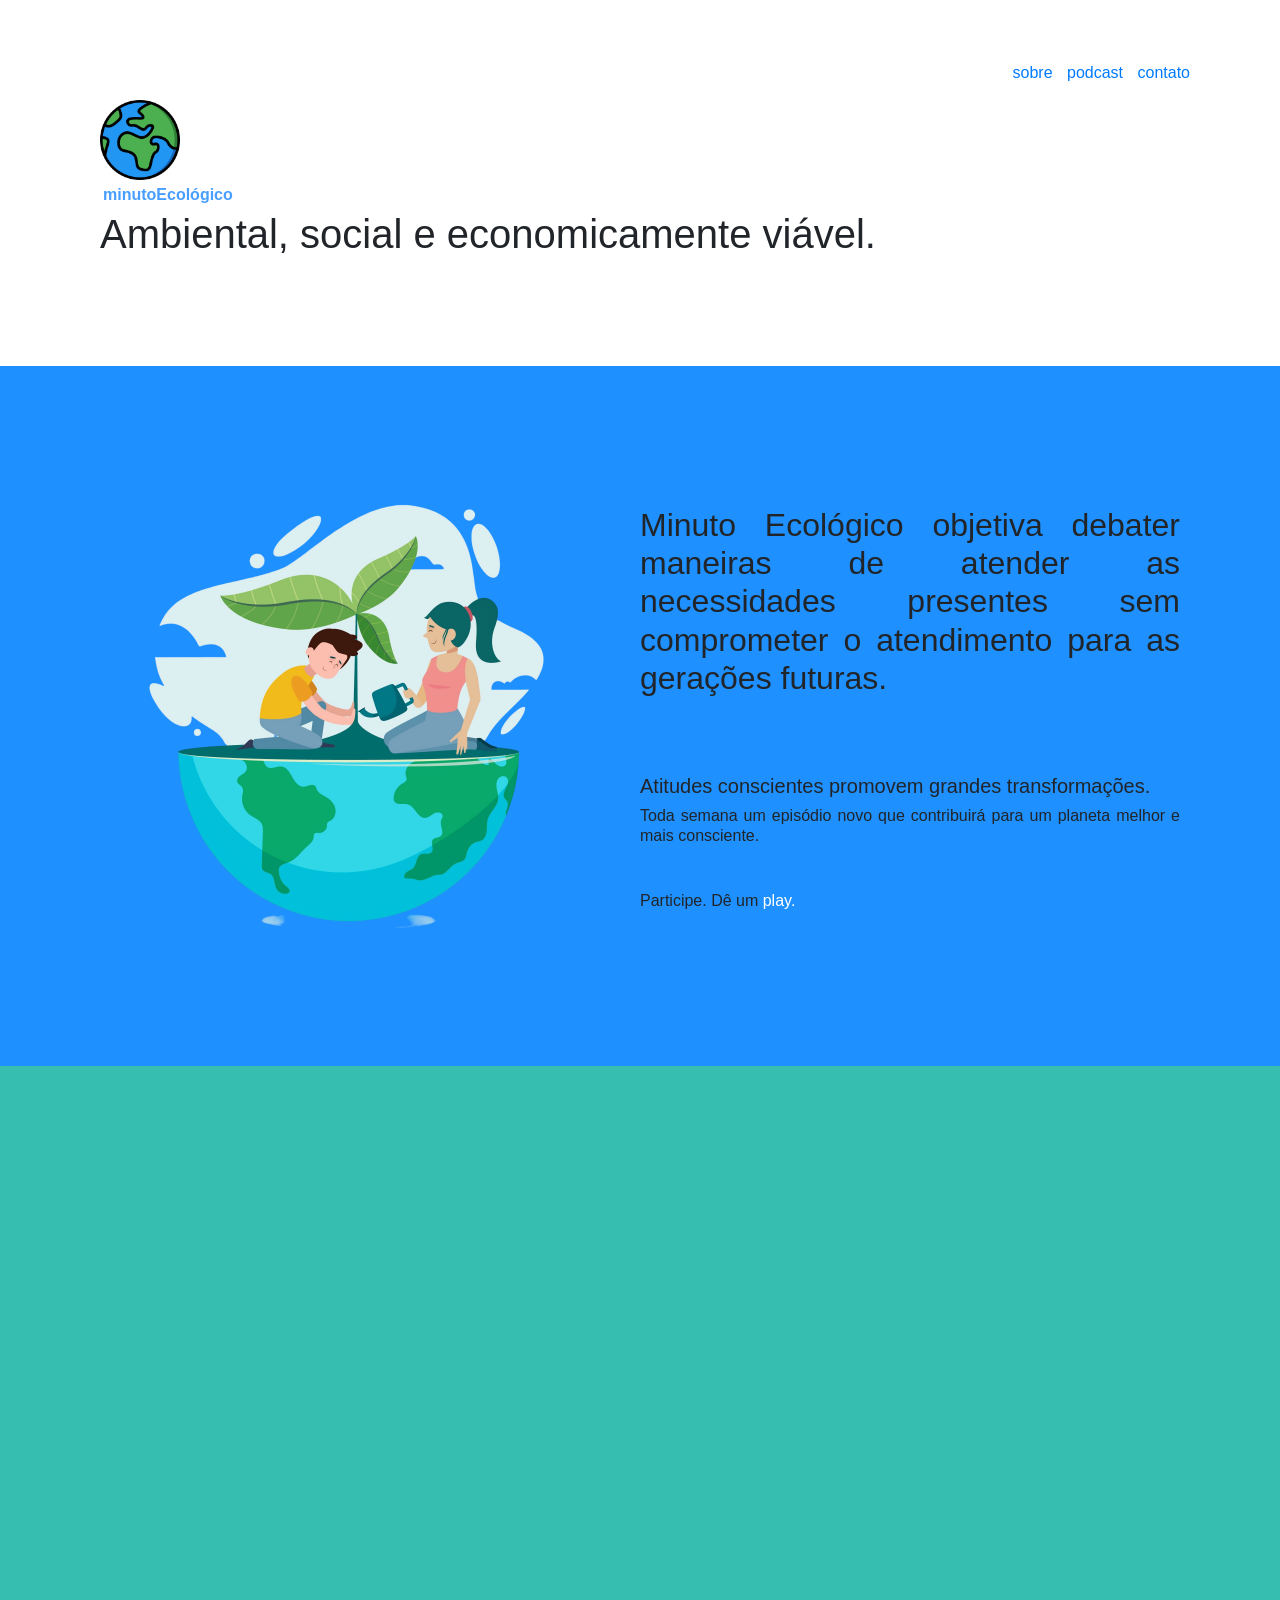
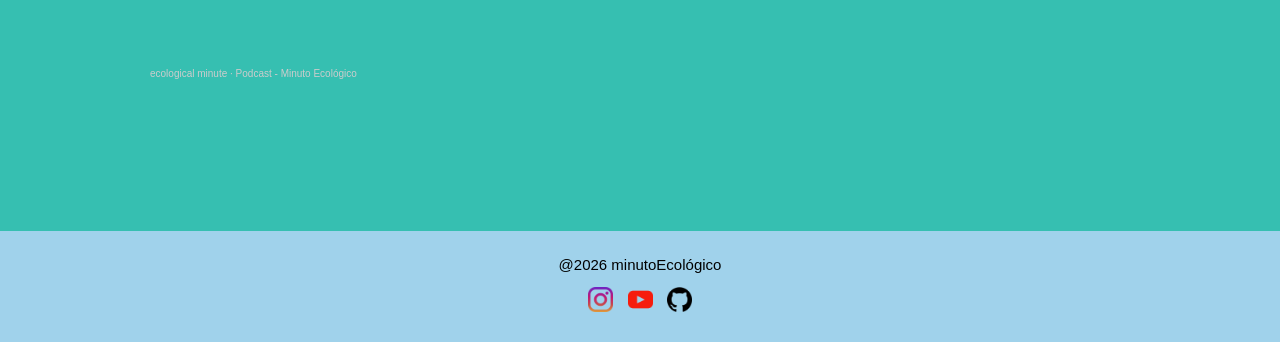
<file: index_responsivo.html>
<!DOCTYPE html>
<html>
<head>
    <meta charset='utf-8'/>
    <meta http-equiv='X-UA-Compatible' content='IE=edge'/>
    <title>minutoEcológico</title>
    <meta name="viewport" content="width=device-width, initial-scale=1.0"/>
    <link href="styles_responsivo.css" rel="stylesheet" />
    <link rel="stylesheet" href="https://stackpath.bootstrapcdn.com/bootstrap/4.1.3/css/bootstrap.min.css" integrity="sha384-MCw98/SFnGE8fJT3GXwEOngsV7Zt27NXFoaoApmYm81iuXoPkFOJwJ8ERdknLPMO" crossorigin="anonymous">
</head> 

  <body>
      <section class="cabecalho">
     
        <div>
          <img class="iconeCabecalho" src="imagens/terra.png" alt="Terra">
          <p class="nomeProjetoNoCabecalho">minutoEcológico</p>
          <h1>Ambiental, social e economicamente viável.</h1>
        </div>

        <div class="menu shadow p-3 mb-5 bg-white rounded">
          <a style="text-decoration:none"  href="#sobre" class="link-underline-light">sobre</a>
          <a style="text-decoration:none"  href="#podcast"> podcast</a>
          <a style="text-decoration:none"  href="#rodape">contato</a>
        </div>

      </section>


    <section id="sobre" class="sobre">

      <div class="textoExplicativo">
        <img class="pessoasEmSobre" src="imagens/planeta.png" alt="Planeta">
        <h2 class="sobreMinutoEcologico"> Minuto Ecológico objetiva debater maneiras de atender as necessidades presentes sem comprometer
           o atendimento para as gerações futuras. <br> <br><br>
          
           <div><h5>Atitudes conscientes promovem grandes transformações.</h5></div>

          <div><h6>Toda semana um episódio novo que contribuirá para um planeta melhor e mais consciente.</h6></div> <br>

          <div><h6>Participe. Dê um <a style="text-decoration:none; color: white;"  href="#podcast">play.</a></h6></div>
        </h2>  
      </div>
     
    </section>
  
    <section id="podcast" class="podcast">

      <iframe width="100%" height="450" scrolling="no" frameborder="no" allow="autoplay; encrypted-media" src="https://w.soundcloud.com/player/?url=https%3A//api.soundcloud.com/playlists/soundcloud%253Aplaylists%253A2288575884&color=%23ff5500&auto_play=false&hide_related=false&show_comments=true&show_user=true&show_reposts=false&show_teaser=true"></iframe><div style="font-size: 10px; color: #cccccc;line-break: anywhere;word-break: normal;overflow: hidden;white-space: nowrap;text-overflow: ellipsis; font-family: Interstate,Lucida Grande,Lucida Sans Unicode,Lucida Sans,Garuda,Verdana,Tahoma,sans-serif;font-weight: 100;"><a href="https://soundcloud.com/ecological-minute" title="ecological minute" target="_blank" style="color: #cccccc; text-decoration: none;">ecological minute</a> · <a href="https://soundcloud.com/ecological-minute/sets/podcast-minuto-ecologico" title="Podcast - Minuto Ecológico" target="_blank" style="color: #cccccc; text-decoration: none;">Podcast - Minuto Ecológico</a></div>
 
    </section>

      
     <section id="rodape" class="rodape">
          <h6 class="nomeProjetoRodape">@2026 minutoEcológico</h6>
          <img class="iconeRodape" src="imagens/instagram.png">
          <img class="iconeRodape" src="imagens/youtube.png">
          <img class="iconeRodape" src="imagens/github.png">
    </section>

  </body>         
  <script src="https://code.jquery.com/jquery-3.3.1.slim.min.js" integrity="sha384-q8i/X+965DzO0rT7abK41JStQIAqVgRVzpbzo5smXKp4YfRvH+8abtTE1Pi6jizo" crossorigin="anonymous"></script>
  <script src="https://cdnjs.cloudflare.com/ajax/libs/popper.js/1.14.3/umd/popper.min.js" integrity="sha384-ZMP7rVo3mIykV+2+9J3UJ46jBk0WLaUAdn689aCwoqbBJiSnjAK/l8WvCWPIPm49" crossorigin="anonymous"></script>
    
</html>
</file>
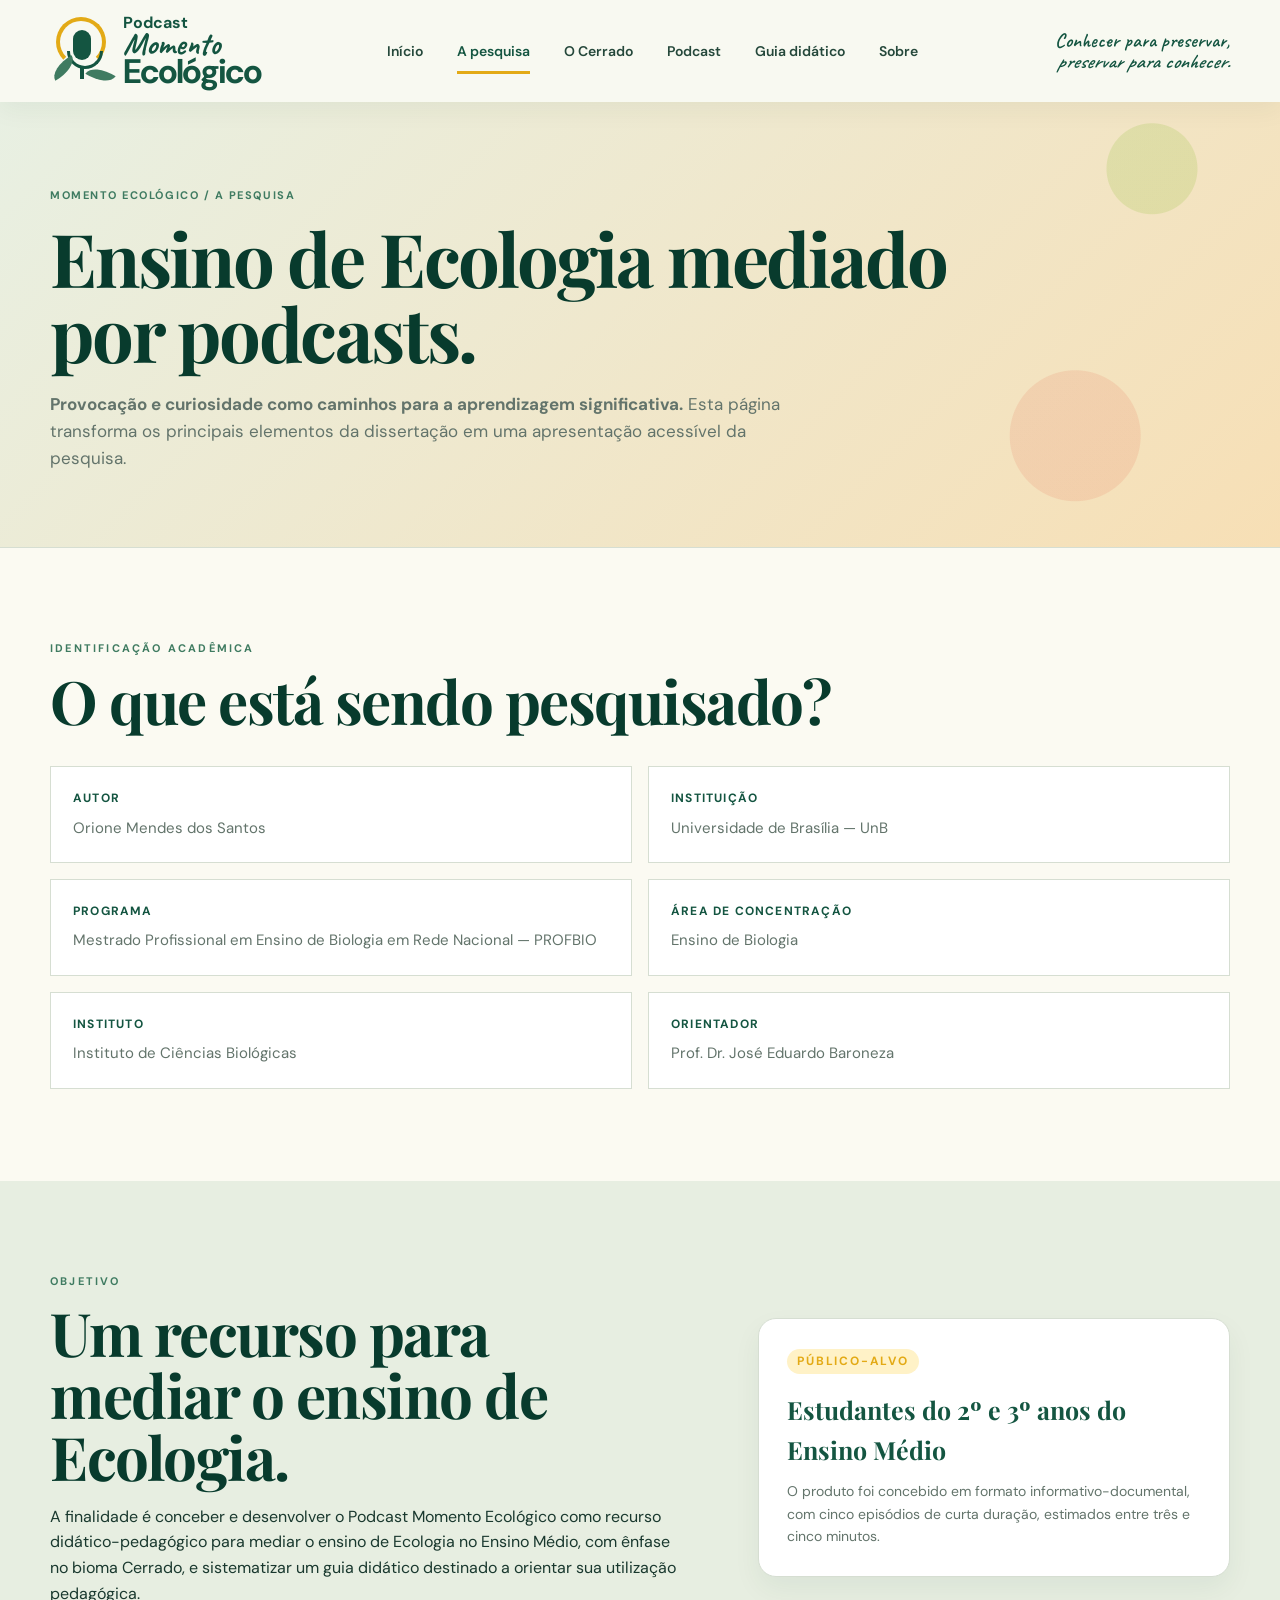
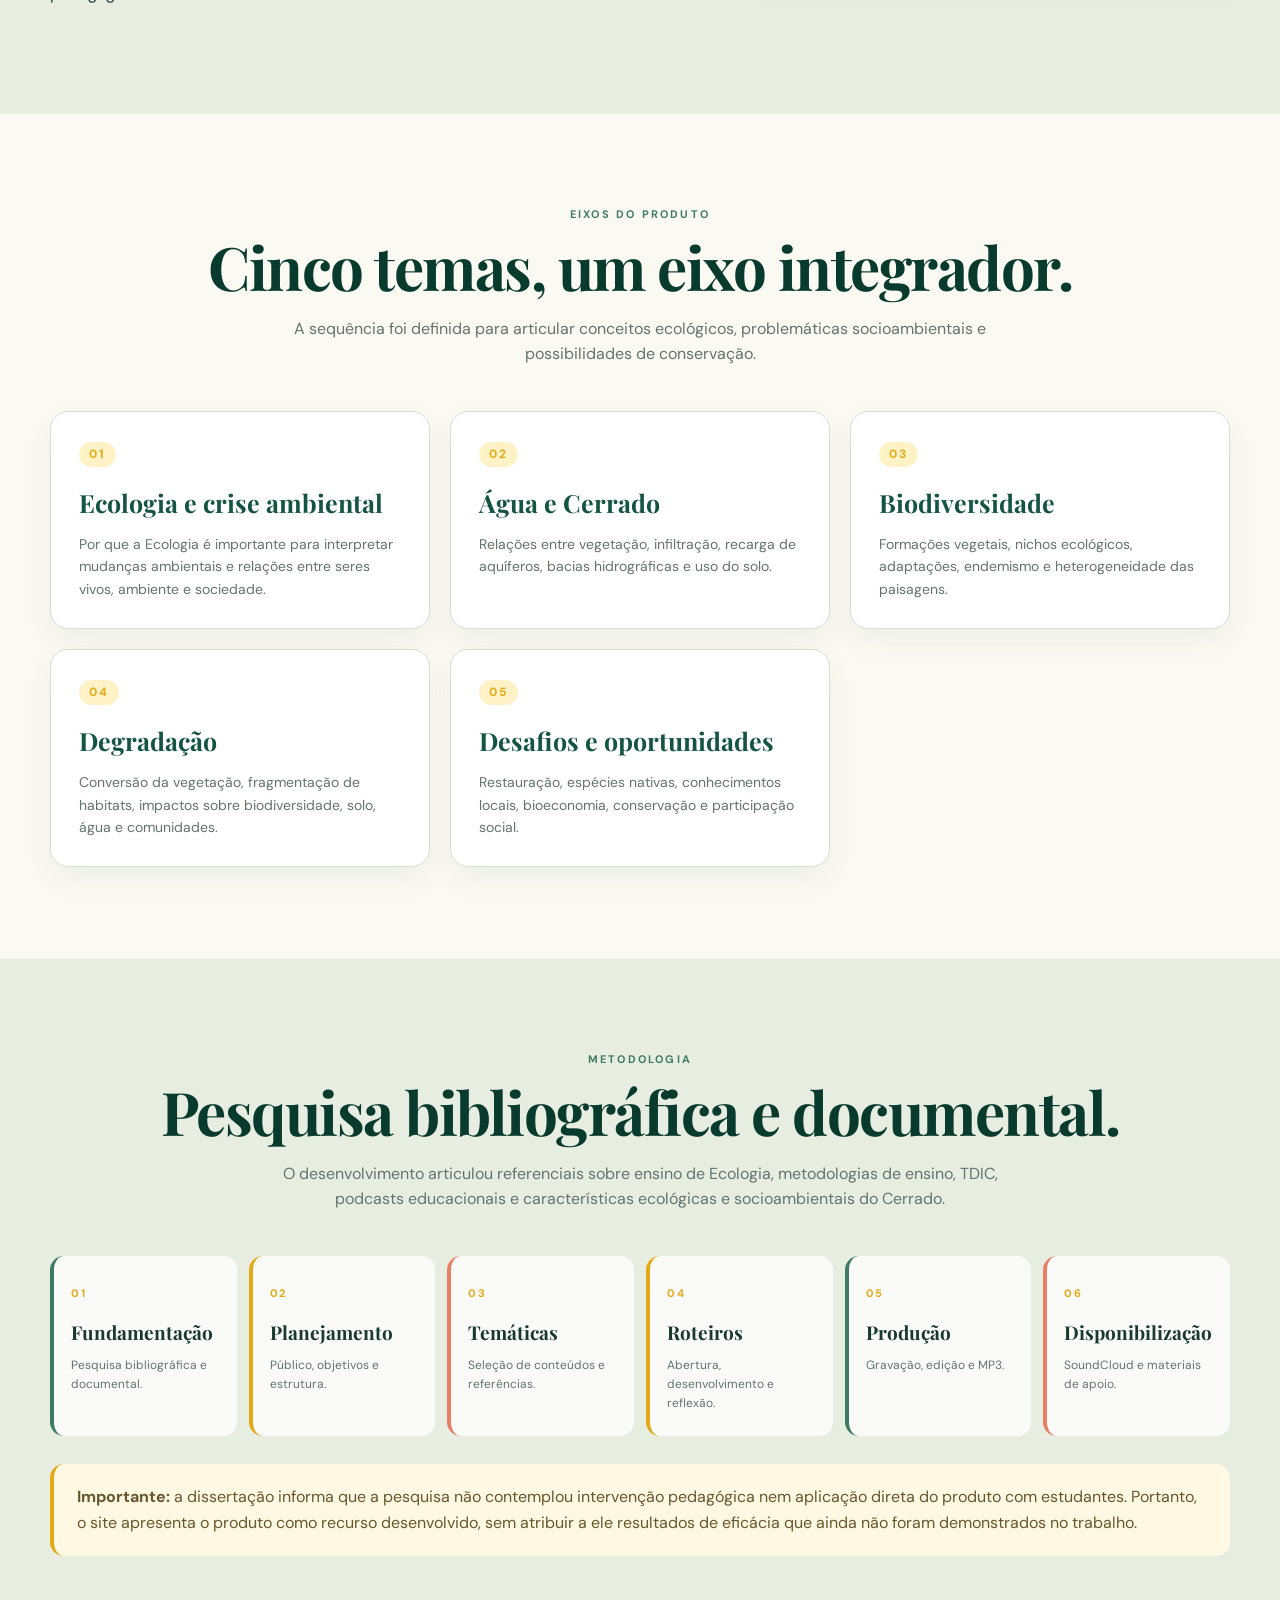
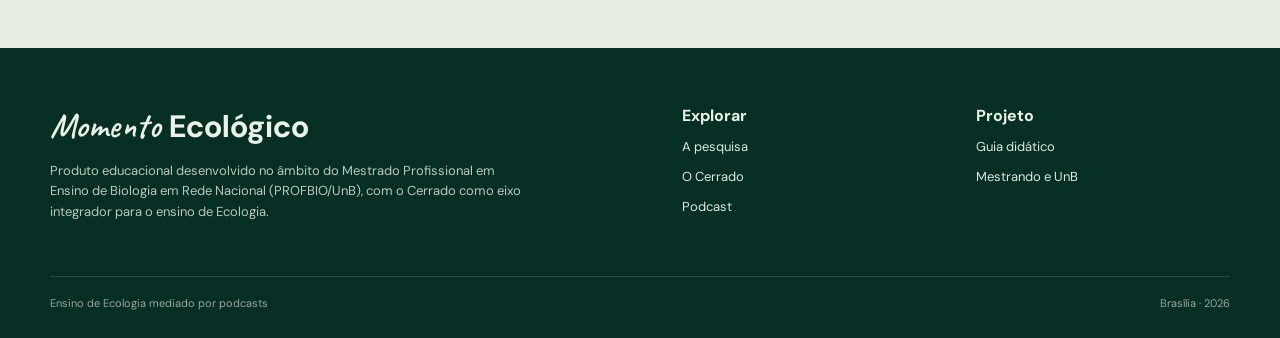
<file: pesquisa.html>
<!doctype html>
<html lang="pt-BR">
<head>
<meta charset="utf-8"><meta name="viewport" content="width=device-width, initial-scale=1">
<meta name="description" content="Podcast Momento Ecológico — ensino de Ecologia mediado por podcasts, com o Cerrado como eixo integrador.">
<title>A pesquisa · Momento Ecológico</title>
<link rel="stylesheet" href="styles.css">
</head>
<body>
<a class="skip" href="#conteudo">Pular para o conteúdo</a>

<header class="header">
  <div class="container header-inner">
    <a class="brand" href="index.html" aria-label="Momento Ecológico - início">
      <span class="logo-mark" aria-hidden="true"><span class="logo-ring"></span><span class="logo-mic"></span><span class="leaf leaf-a"></span><span class="leaf leaf-b"></span></span>
      <span><small>Podcast</small><strong>Momento<br><b>Ecológico</b></strong></span>
    </a>
    <nav class="nav" aria-label="Navegação principal"><a class="" href="index.html">Início</a><a class="active" href="pesquisa.html">A pesquisa</a><a class="" href="cerrado.html">O Cerrado</a><a class="" href="podcast.html">Podcast</a><a class="" href="guia.html">Guia didático</a><a class="" href="sobre.html">Sobre</a></nav>
    <p class="tagline">Conhecer para preservar,<br><em>preservar para conhecer.</em></p>
  </div>
</header>

<main id="conteudo">
<section class="page-hero"><div class="container">
  <div class="breadcrumb">MOMENTO ECOLÓGICO / A PESQUISA</div>
  <h1>Ensino de Ecologia mediado por podcasts.</h1>
  <p><strong>Provocação e curiosidade como caminhos para a aprendizagem significativa.</strong> Esta página transforma os principais elementos da dissertação em uma apresentação acessível da pesquisa.</p>
</div></section>

<section class="section">
  <div class="container">
    <p class="eyebrow">IDENTIFICAÇÃO ACADÊMICA</p>
    <h2 class="section-title">O que está sendo pesquisado?</h2>
    <div class="data-list">
      <div class="data-item"><b>Autor</b><span>Orione Mendes dos Santos</span></div>
      <div class="data-item"><b>Instituição</b><span>Universidade de Brasília — UnB</span></div>
      <div class="data-item"><b>Programa</b><span>Mestrado Profissional em Ensino de Biologia em Rede Nacional — PROFBIO</span></div>
      <div class="data-item"><b>Área de concentração</b><span>Ensino de Biologia</span></div>
      <div class="data-item"><b>Instituto</b><span>Instituto de Ciências Biológicas</span></div>
      <div class="data-item"><b>Orientador</b><span>Prof. Dr. José Eduardo Baroneza</span></div>
    </div>
  </div>
</section>

<section class="section method">
  <div class="container story-grid">
    <div>
      <p class="eyebrow">OBJETIVO</p>
      <h2 class="section-title">Um recurso para mediar o ensino de Ecologia.</h2>
      <p class="lead">A finalidade é conceber e desenvolver o Podcast Momento Ecológico como recurso didático-pedagógico para mediar o ensino de Ecologia no Ensino Médio, com ênfase no bioma Cerrado, e sistematizar um guia didático destinado a orientar sua utilização pedagógica.</p>
    </div>
    <div class="card">
      <span class="card-number">PÚBLICO-ALVO</span>
      <h3>Estudantes do 2º e 3º anos do Ensino Médio</h3>
      <p>O produto foi concebido em formato informativo-documental, com cinco episódios de curta duração, estimados entre três e cinco minutos.</p>
    </div>
  </div>
</section>

<section id="temas" class="section">
  <div class="container center"><p class="eyebrow">EIXOS DO PRODUTO</p><h2 class="section-title">Cinco temas, um eixo integrador.</h2><p class="section-intro">A sequência foi definida para articular conceitos ecológicos, problemáticas socioambientais e possibilidades de conservação.</p></div>
  <div class="container cards">
    <article class="card"><span class="card-number">01</span><h3>Ecologia e crise ambiental</h3><p>Por que a Ecologia é importante para interpretar mudanças ambientais e relações entre seres vivos, ambiente e sociedade.</p></article>
    <article class="card"><span class="card-number">02</span><h3>Água e Cerrado</h3><p>Relações entre vegetação, infiltração, recarga de aquíferos, bacias hidrográficas e uso do solo.</p></article>
    <article class="card"><span class="card-number">03</span><h3>Biodiversidade</h3><p>Formações vegetais, nichos ecológicos, adaptações, endemismo e heterogeneidade das paisagens.</p></article>
    <article class="card"><span class="card-number">04</span><h3>Degradação</h3><p>Conversão da vegetação, fragmentação de habitats, impactos sobre biodiversidade, solo, água e comunidades.</p></article>
    <article class="card"><span class="card-number">05</span><h3>Desafios e oportunidades</h3><p>Restauração, espécies nativas, conhecimentos locais, bioeconomia, conservação e participação social.</p></article>
  </div>
</section>

<section class="section method">
  <div class="container center"><p class="eyebrow">METODOLOGIA</p><h2 class="section-title">Pesquisa bibliográfica e documental.</h2><p class="section-intro">O desenvolvimento articulou referenciais sobre ensino de Ecologia, metodologias de ensino, TDIC, podcasts educacionais e características ecológicas e socioambientais do Cerrado.</p></div>
  <div class="container steps">
    <div class="step"><b>01</b><h3>Fundamentação</h3><p>Pesquisa bibliográfica e documental.</p></div>
    <div class="step"><b>02</b><h3>Planejamento</h3><p>Público, objetivos e estrutura.</p></div>
    <div class="step"><b>03</b><h3>Temáticas</h3><p>Seleção de conteúdos e referências.</p></div>
    <div class="step"><b>04</b><h3>Roteiros</h3><p>Abertura, desenvolvimento e reflexão.</p></div>
    <div class="step"><b>05</b><h3>Produção</h3><p>Gravação, edição e MP3.</p></div>
    <div class="step"><b>06</b><h3>Disponibilização</h3><p>SoundCloud e materiais de apoio.</p></div>
  </div>
  <div class="container"><div class="notice"><strong>Importante:</strong> a dissertação informa que a pesquisa não contemplou intervenção pedagógica nem aplicação direta do produto com estudantes. Portanto, o site apresenta o produto como recurso desenvolvido, sem atribuir a ele resultados de eficácia que ainda não foram demonstrados no trabalho.</div></div>
</section>
</main>

<footer>
  <div class="container footer-grid">
    <div>
      <div class="footer-brand">Momento <b>Ecológico</b></div>
      <p>Produto educacional desenvolvido no âmbito do Mestrado Profissional em Ensino de Biologia em Rede Nacional (PROFBIO/UnB), com o Cerrado como eixo integrador para o ensino de Ecologia.</p>
    </div>
    <div class="footer-links">
      <strong>Explorar</strong>
      <a href="pesquisa.html">A pesquisa</a>
      <a href="cerrado.html">O Cerrado</a>
      <a href="podcast.html">Podcast</a>
    </div>
    <div class="footer-links">
      <strong>Projeto</strong>
      <a href="guia.html">Guia didático</a>
      <a href="sobre.html">Mestrando e UnB</a>
    </div>
  </div>
  <div class="container footer-bottom">
    <span>Ensino de Ecologia mediado por podcasts</span>
    <span>Brasília · 2026</span>
  </div>
</footer>

</body></html>
</file>
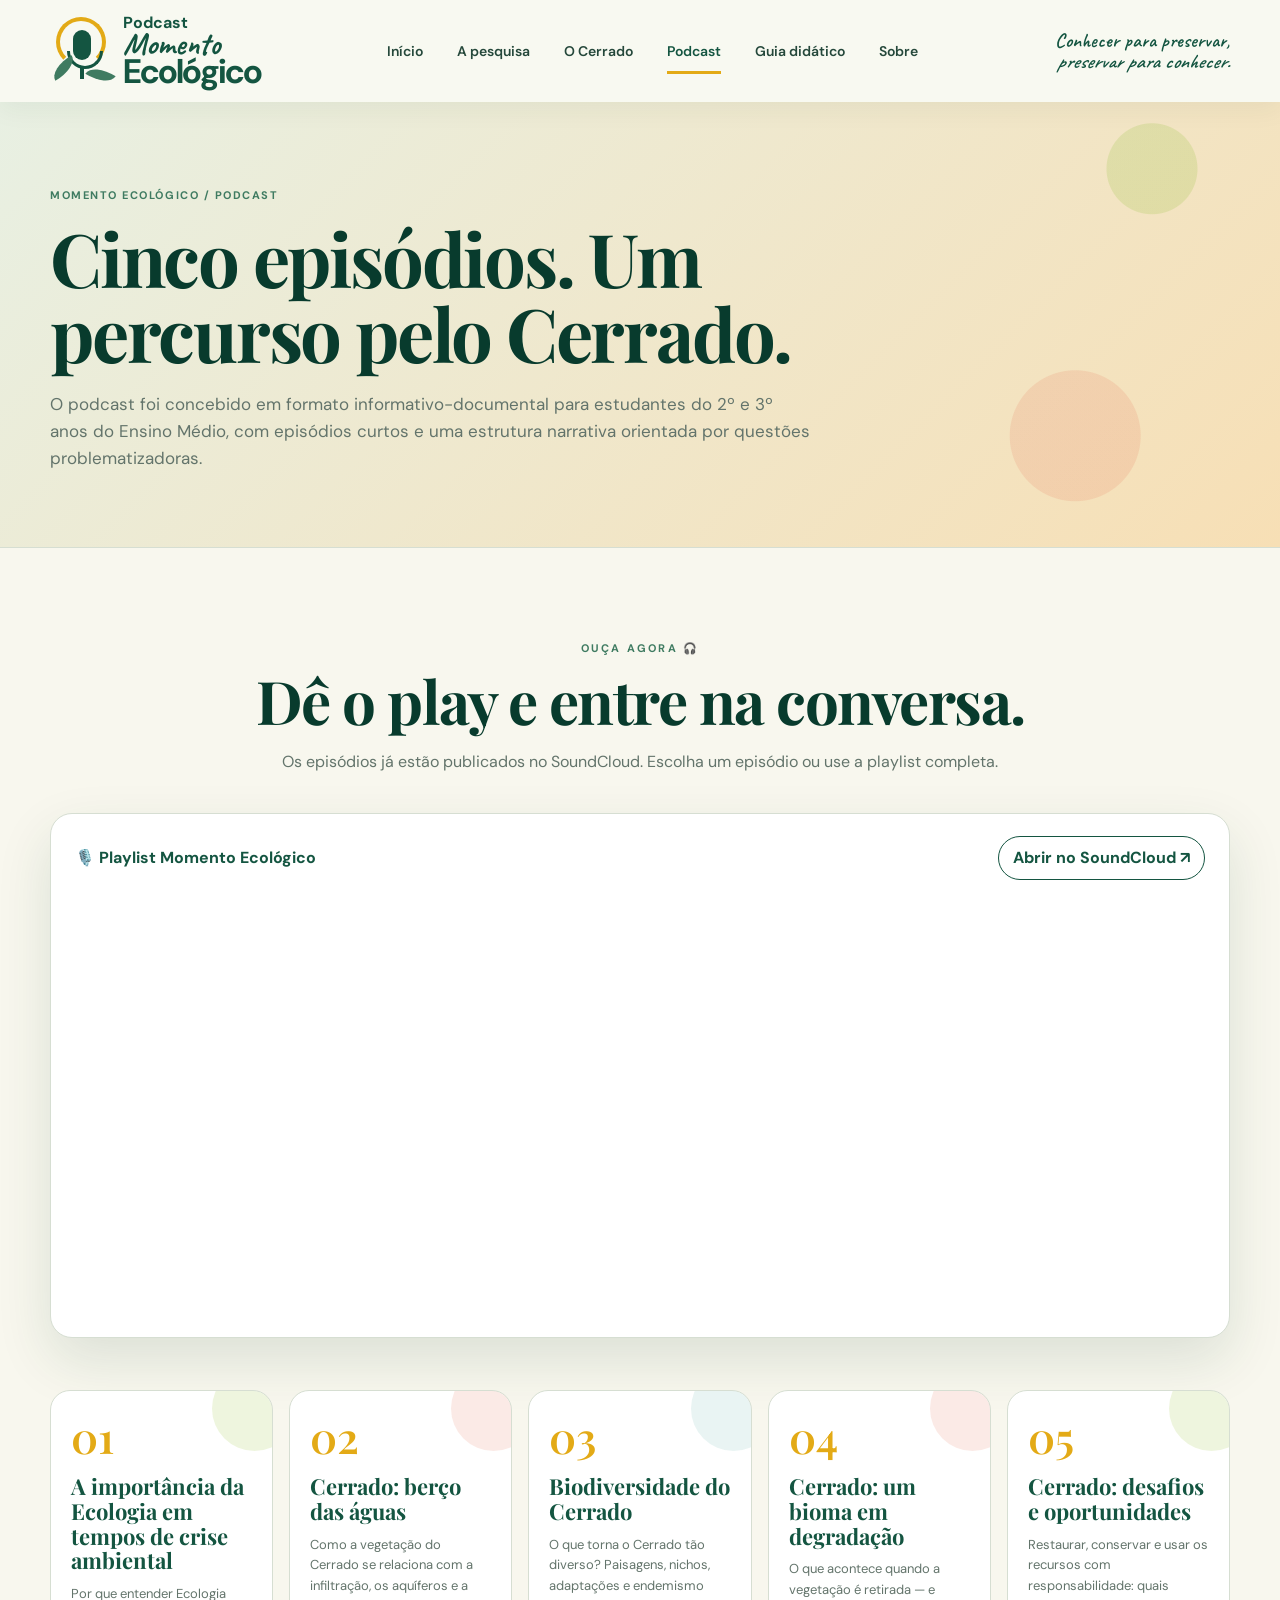
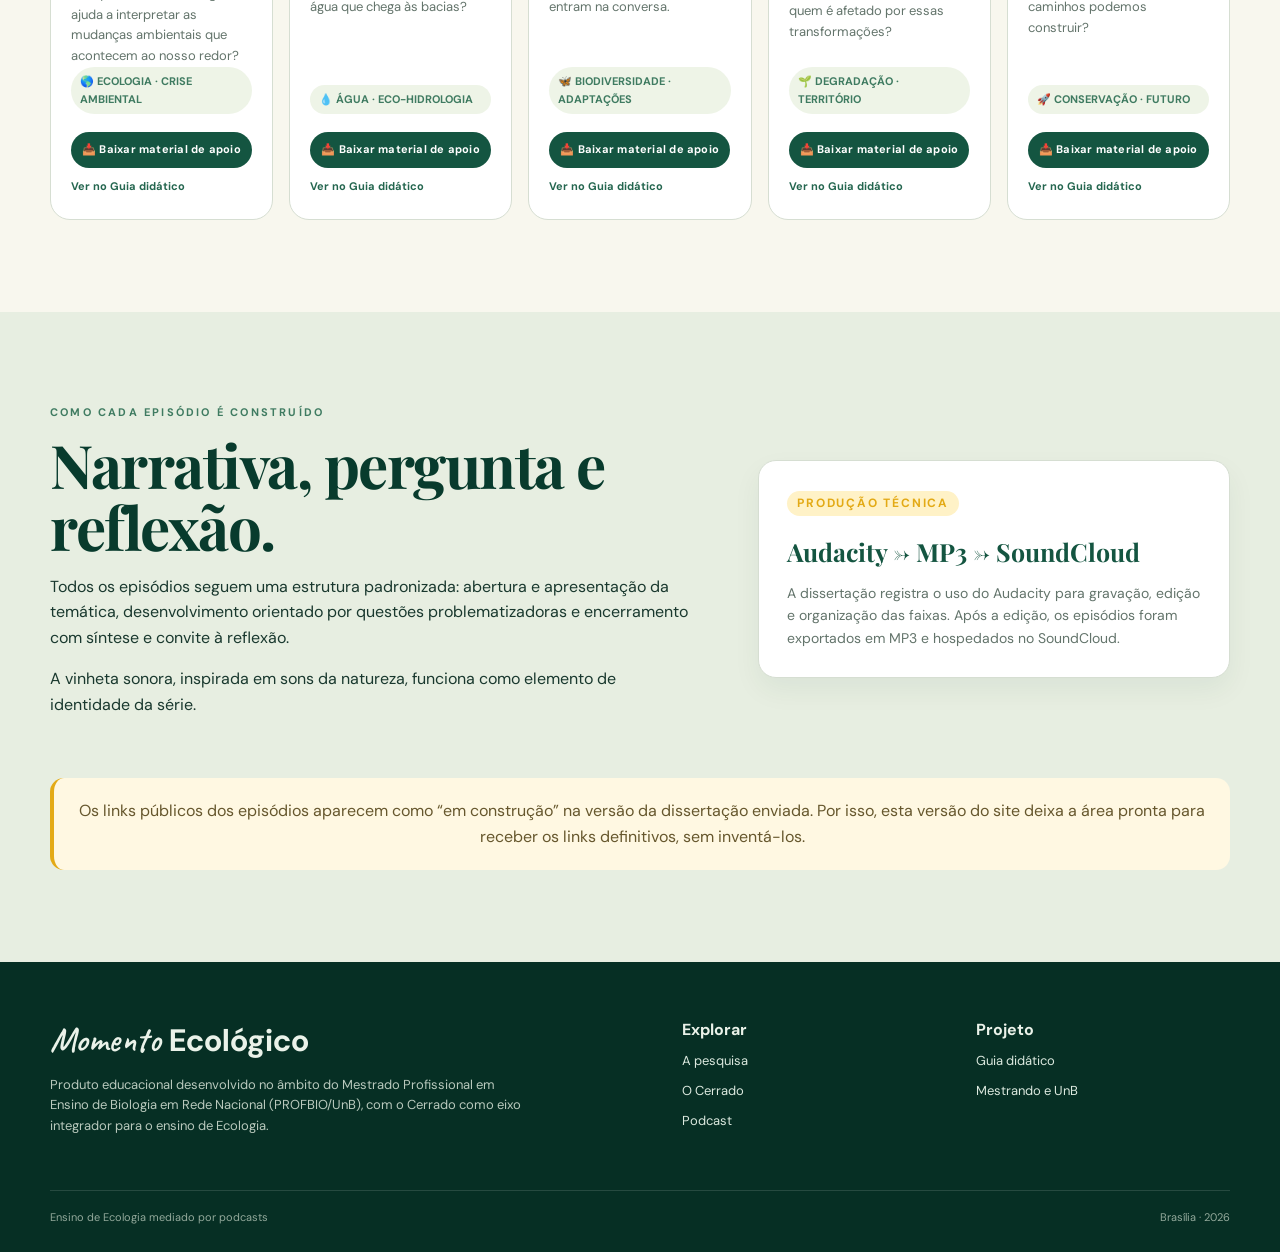
<file: podcast.html>
<!doctype html>
<html lang="pt-BR">
<head>
<meta charset="utf-8"><meta name="viewport" content="width=device-width, initial-scale=1">
<meta name="description" content="Podcast Momento Ecológico — ensino de Ecologia mediado por podcasts, com o Cerrado como eixo integrador.">
<title>Podcast · Momento Ecológico</title>
<link rel="stylesheet" href="styles.css">
</head>
<body>
<a class="skip" href="#conteudo">Pular para o conteúdo</a>

<header class="header">
  <div class="container header-inner">
    <a class="brand" href="index.html" aria-label="Momento Ecológico - início">
      <span class="logo-mark" aria-hidden="true"><span class="logo-ring"></span><span class="logo-mic"></span><span class="leaf leaf-a"></span><span class="leaf leaf-b"></span></span>
      <span><small>Podcast</small><strong>Momento<br><b>Ecológico</b></strong></span>
    </a>
    <nav class="nav" aria-label="Navegação principal"><a class="" href="index.html">Início</a><a class="" href="pesquisa.html">A pesquisa</a><a class="" href="cerrado.html">O Cerrado</a><a class="active" href="podcast.html">Podcast</a><a class="" href="guia.html">Guia didático</a><a class="" href="sobre.html">Sobre</a></nav>
    <p class="tagline">Conhecer para preservar,<br><em>preservar para conhecer.</em></p>
  </div>
</header>

<main id="conteudo">
<section class="page-hero"><div class="container">
  <div class="breadcrumb">MOMENTO ECOLÓGICO / PODCAST</div>
  <h1>Cinco episódios. Um percurso pelo Cerrado.</h1>
  <p>O podcast foi concebido em formato informativo-documental para estudantes do 2º e 3º anos do Ensino Médio, com episódios curtos e uma estrutura narrativa orientada por questões problematizadoras.</p>
</div></section>

<section class="section episodes">
  <div class="container center">
    <p class="eyebrow">OUÇA AGORA 🎧</p>
    <h2 class="section-title">Dê o play e entre na conversa.</h2>
    <p class="section-intro">Os episódios já estão publicados no SoundCloud. Escolha um episódio ou use a playlist completa.</p>
  </div>

  <div class="container" style="margin-top:38px">
    <div class="player-card" style="background:#fff;border:1px solid var(--line);border-radius:22px;padding:16px;box-shadow:var(--shadow)">
      <div style="display:flex;justify-content:space-between;align-items:center;padding:6px 8px 14px;gap:12px">
        <strong style="color:var(--green-800)">🎙️ Playlist Momento Ecológico</strong>
        <a class="listen" style="margin:0;padding:8px 14px" target="_blank" rel="noopener"
           href="https://w.soundcloud.com/player/?url=https%3A//api.soundcloud.com/playlists/soundcloud%253Aplaylists%253A2288575884&color=%233b7158&auto_play=false&hide_related=false&show_comments=true&show_user=true&show_reposts=false&show_teaser=true">
           Abrir no SoundCloud ↗
        </a>
      </div>
      <iframe
        title="Playlist do Podcast Momento Ecológico no SoundCloud"
        scrolling="no"
        frameborder="no"
        allow="autoplay; encrypted-media"
        style="width:100%;height:420px;border:0;border-radius:14px"
        src="https://w.soundcloud.com/player/?url=https%3A//api.soundcloud.com/playlists/soundcloud%253Aplaylists%253A2288575884&color=%233b7158&auto_play=false&hide_related=false&show_comments=true&show_user=true&show_reposts=false&show_teaser=true">
      </iframe>
    </div>
  </div>

  <div class="container episode-grid" style="margin-top:52px">
    <article class="episode"><span class="num">01</span><h3>A importância da Ecologia em tempos de crise ambiental</h3><p>Por que entender Ecologia ajuda a interpretar as mudanças ambientais que acontecem ao nosso redor?</p><span class="themes">🌎 ECOLOGIA · CRISE AMBIENTAL</span><div class="episode-material"><a class="material-btn" href="materiais/material-episodio-01.jpeg" download="material-de-apoio-episodio-01.jpeg" aria-label="Baixar material de apoio do episódio 01">📥 Baixar material de apoio</a><a class="material-link" href="guia.html#material-episodio-01">Ver no Guia didático</a></div></article>
    <article class="episode"><span class="num">02</span><h3>Cerrado: berço das águas</h3><p>Como a vegetação do Cerrado se relaciona com a infiltração, os aquíferos e a água que chega às bacias?</p><span class="themes">💧 ÁGUA · ECO-HIDROLOGIA</span><div class="episode-material"><a class="material-btn" href="materiais/material-episodio-02.jpeg" download="material-de-apoio-episodio-02.jpeg" aria-label="Baixar material de apoio do episódio 02">📥 Baixar material de apoio</a><a class="material-link" href="guia.html#material-episodio-02">Ver no Guia didático</a></div></article>
    <article class="episode"><span class="num">03</span><h3>Biodiversidade do Cerrado</h3><p>O que torna o Cerrado tão diverso? Paisagens, nichos, adaptações e endemismo entram na conversa.</p><span class="themes">🦋 BIODIVERSIDADE · ADAPTAÇÕES</span><div class="episode-material"><a class="material-btn" href="materiais/material-episodio-03.jpeg" download="material-de-apoio-episodio-03.jpeg" aria-label="Baixar material de apoio do episódio 03">📥 Baixar material de apoio</a><a class="material-link" href="guia.html#material-episodio-03">Ver no Guia didático</a></div></article>
    <article class="episode"><span class="num">04</span><h3>Cerrado: um bioma em degradação</h3><p>O que acontece quando a vegetação é retirada — e quem é afetado por essas transformações?</p><span class="themes">🌱 DEGRADAÇÃO · TERRITÓRIO</span><div class="episode-material"><a class="material-btn" href="materiais/material-episodio-04.jpeg" download="material-de-apoio-episodio-04.jpeg" aria-label="Baixar material de apoio do episódio 04">📥 Baixar material de apoio</a><a class="material-link" href="guia.html#material-episodio-04">Ver no Guia didático</a></div></article>
    <article class="episode"><span class="num">05</span><h3>Cerrado: desafios e oportunidades</h3><p>Restaurar, conservar e usar os recursos com responsabilidade: quais caminhos podemos construir?</p><span class="themes">🚀 CONSERVAÇÃO · FUTURO</span><div class="episode-material"><a class="material-btn" href="materiais/material-episodio-05.jpeg" download="material-de-apoio-episodio-05.jpeg" aria-label="Baixar material de apoio do episódio 05">📥 Baixar material de apoio</a><a class="material-link" href="guia.html#material-episodio-05">Ver no Guia didático</a></div></article>
  </div>
</section>

<section class="section method">
  <div class="container story-grid">
    <div>
      <p class="eyebrow">COMO CADA EPISÓDIO É CONSTRUÍDO</p>
      <h2 class="section-title">Narrativa, pergunta e reflexão.</h2>
      <p class="lead">Todos os episódios seguem uma estrutura padronizada: abertura e apresentação da temática, desenvolvimento orientado por questões problematizadoras e encerramento com síntese e convite à reflexão.</p>
      <p>A vinheta sonora, inspirada em sons da natureza, funciona como elemento de identidade da série.</p>
    </div>
    <div class="card"><span class="card-number">PRODUÇÃO TÉCNICA</span><h3>Audacity → MP3 → SoundCloud</h3><p>A dissertação registra o uso do Audacity para gravação, edição e organização das faixas. Após a edição, os episódios foram exportados em MP3 e hospedados no SoundCloud.</p></div>
  </div>
  <div class="container center" style="margin-top:45px">
    <div class="notice">Os links públicos dos episódios aparecem como “em construção” na versão da dissertação enviada. Por isso, esta versão do site deixa a área pronta para receber os links definitivos, sem inventá-los.</div>
  </div>
</section>
</main>

<footer>
  <div class="container footer-grid">
    <div>
      <div class="footer-brand">Momento <b>Ecológico</b></div>
      <p>Produto educacional desenvolvido no âmbito do Mestrado Profissional em Ensino de Biologia em Rede Nacional (PROFBIO/UnB), com o Cerrado como eixo integrador para o ensino de Ecologia.</p>
    </div>
    <div class="footer-links">
      <strong>Explorar</strong>
      <a href="pesquisa.html">A pesquisa</a>
      <a href="cerrado.html">O Cerrado</a>
      <a href="podcast.html">Podcast</a>
    </div>
    <div class="footer-links">
      <strong>Projeto</strong>
      <a href="guia.html">Guia didático</a>
      <a href="sobre.html">Mestrando e UnB</a>
    </div>
  </div>
  <div class="container footer-bottom">
    <span>Ensino de Ecologia mediado por podcasts</span>
    <span>Brasília · 2026</span>
  </div>
</footer>

</body></html>
</file>
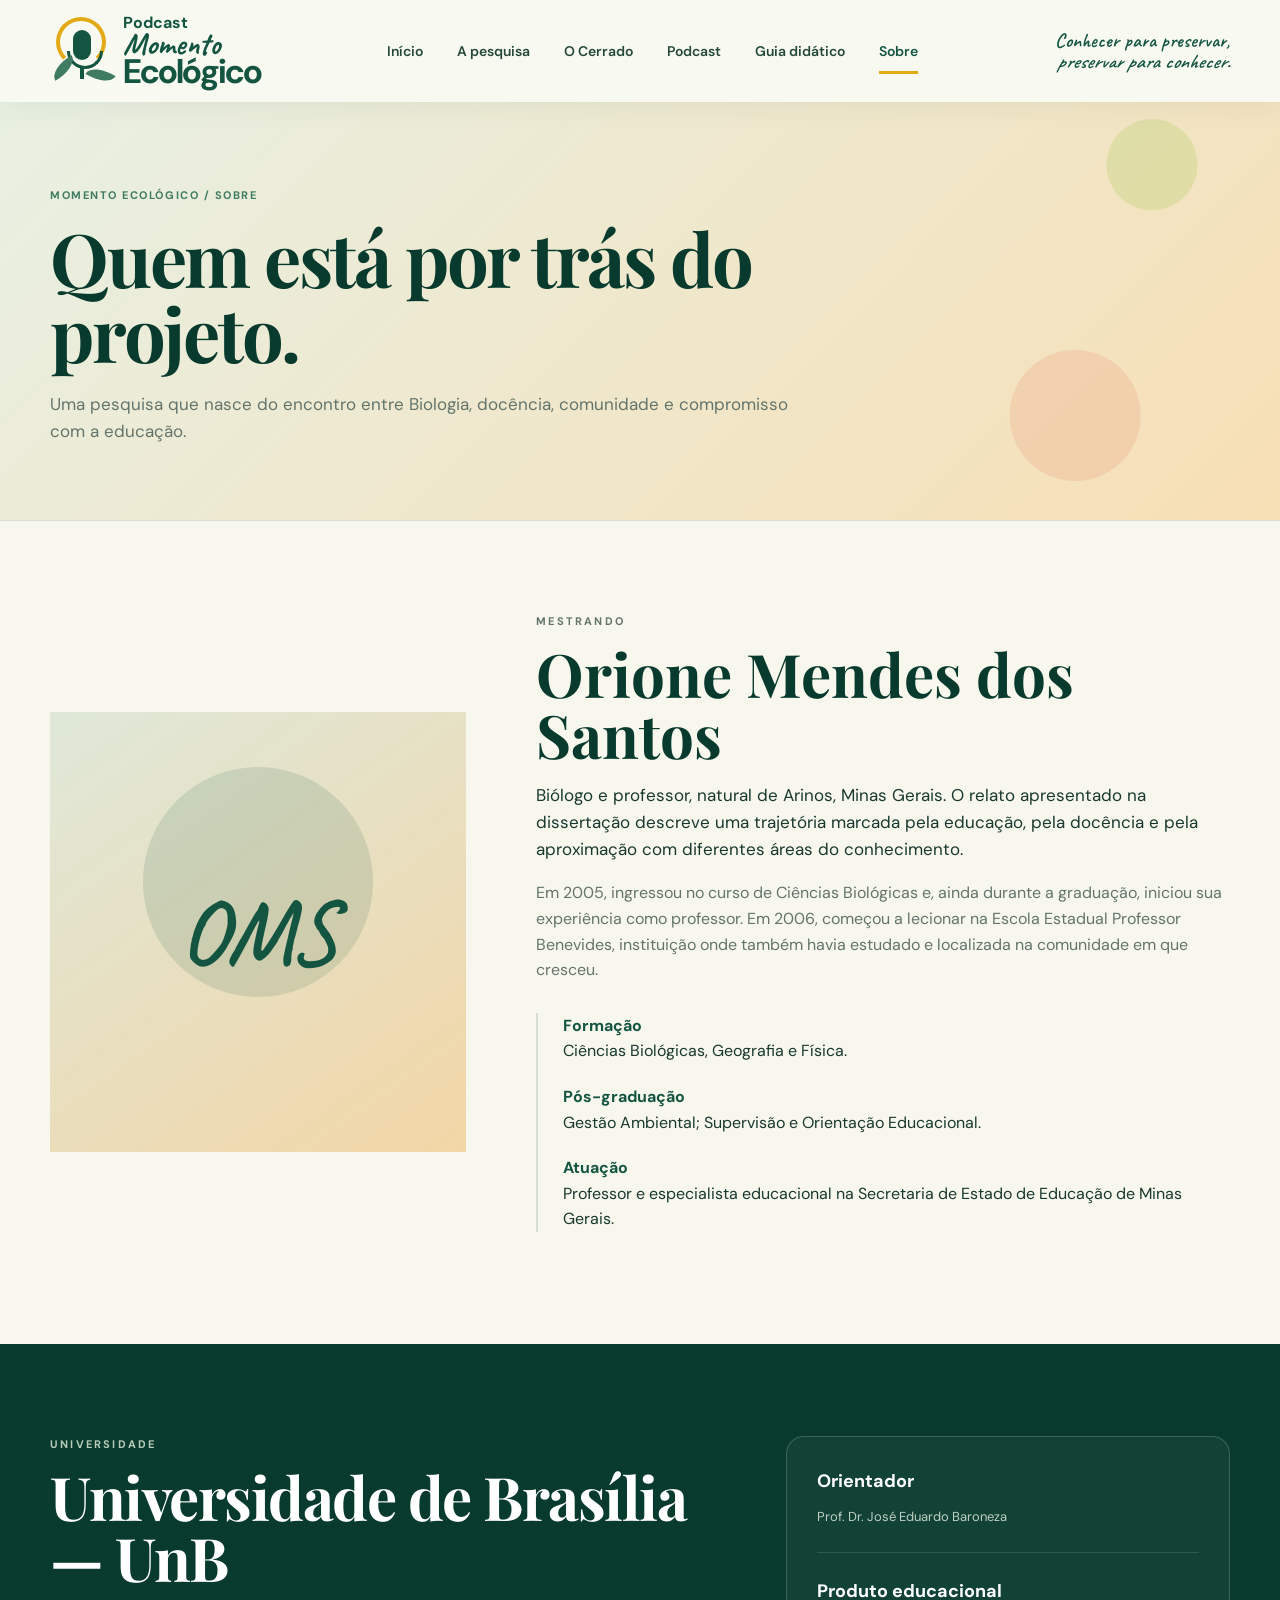
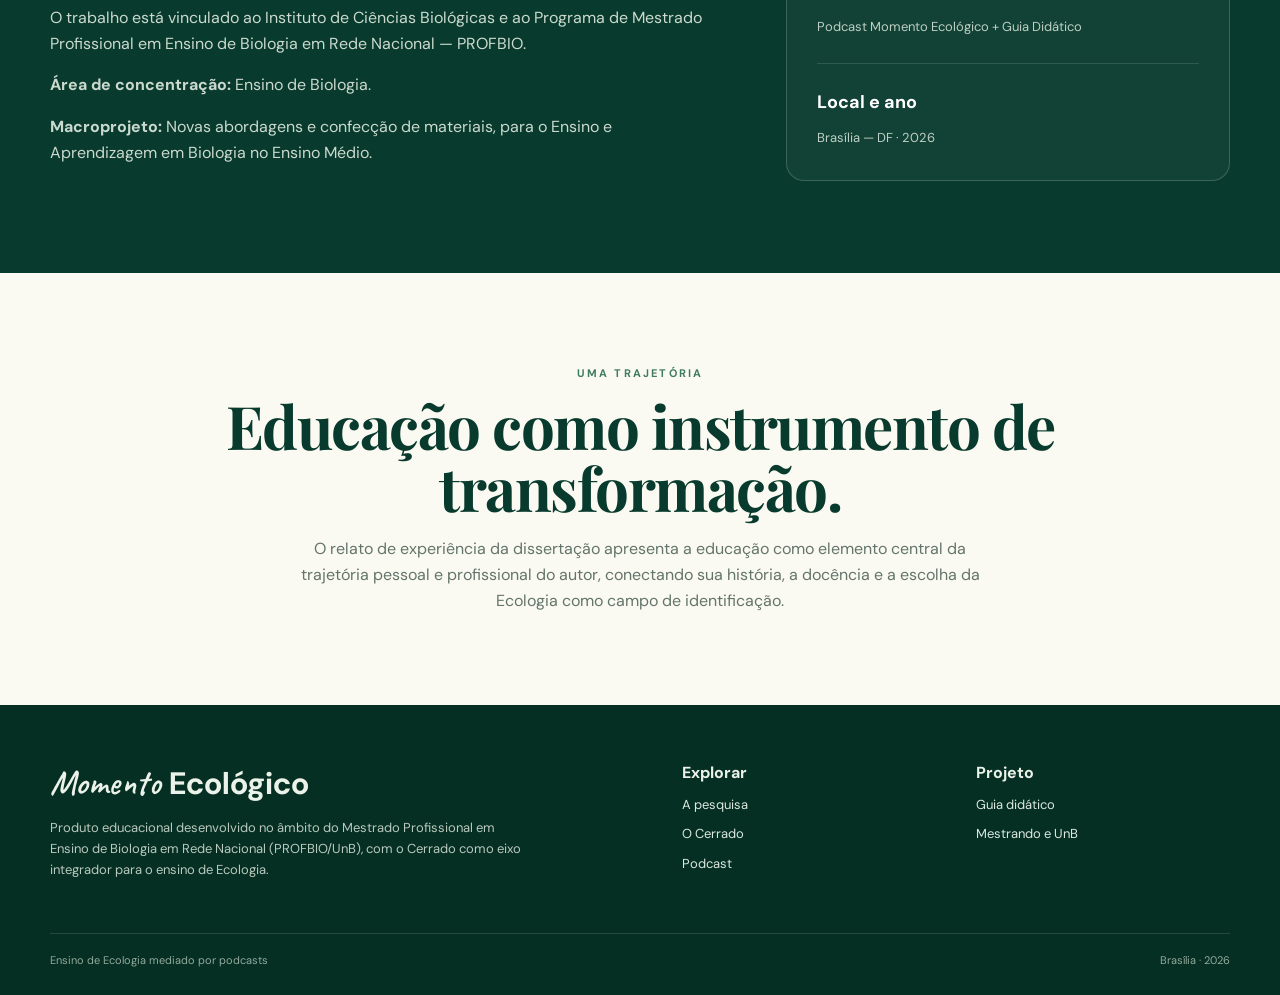
<file: sobre.html>
<!doctype html>
<html lang="pt-BR">
<head>
<meta charset="utf-8"><meta name="viewport" content="width=device-width, initial-scale=1">
<meta name="description" content="Podcast Momento Ecológico — ensino de Ecologia mediado por podcasts, com o Cerrado como eixo integrador.">
<title>Sobre · Momento Ecológico</title>
<link rel="stylesheet" href="styles.css">
</head>
<body>
<a class="skip" href="#conteudo">Pular para o conteúdo</a>

<header class="header">
  <div class="container header-inner">
    <a class="brand" href="index.html" aria-label="Momento Ecológico - início">
      <span class="logo-mark" aria-hidden="true"><span class="logo-ring"></span><span class="logo-mic"></span><span class="leaf leaf-a"></span><span class="leaf leaf-b"></span></span>
      <span><small>Podcast</small><strong>Momento<br><b>Ecológico</b></strong></span>
    </a>
    <nav class="nav" aria-label="Navegação principal"><a class="" href="index.html">Início</a><a class="" href="pesquisa.html">A pesquisa</a><a class="" href="cerrado.html">O Cerrado</a><a class="" href="podcast.html">Podcast</a><a class="" href="guia.html">Guia didático</a><a class="active" href="sobre.html">Sobre</a></nav>
    <p class="tagline">Conhecer para preservar,<br><em>preservar para conhecer.</em></p>
  </div>
</header>

<main id="conteudo">
<section class="page-hero"><div class="container">
  <div class="breadcrumb">MOMENTO ECOLÓGICO / SOBRE</div>
  <h1>Quem está por trás do projeto.</h1>
  <p>Uma pesquisa que nasce do encontro entre Biologia, docência, comunidade e compromisso com a educação.</p>
</div></section>

<section class="section profile">
  <div class="container profile-grid">
    <div class="portrait" aria-label="Espaço reservado para fotografia do mestrando"><span class="initials">OMS</span></div>
    <div>
      <p class="eyebrow">MESTRANDO</p>
      <h2>Orione Mendes dos Santos</h2>
      <p class="bio">Biólogo e professor, natural de Arinos, Minas Gerais. O relato apresentado na dissertação descreve uma trajetória marcada pela educação, pela docência e pela aproximação com diferentes áreas do conhecimento.</p>
      <p>Em 2005, ingressou no curso de Ciências Biológicas e, ainda durante a graduação, iniciou sua experiência como professor. Em 2006, começou a lecionar na Escola Estadual Professor Benevides, instituição onde também havia estudado e localizada na comunidade em que cresceu.</p>
      <div class="timeline">
        <div><b>Formação</b><br>Ciências Biológicas, Geografia e Física.</div>
        <div><b>Pós-graduação</b><br>Gestão Ambiental; Supervisão e Orientação Educacional.</div>
        <div><b>Atuação</b><br>Professor e especialista educacional na Secretaria de Estado de Educação de Minas Gerais.</div>
      </div>
    </div>
  </div>
</section>

<section class="section institution">
  <div class="container institution-grid">
    <div>
      <p class="eyebrow" style="color:#b8cdbb">UNIVERSIDADE</p>
      <h2 class="section-title">Universidade de Brasília — UnB</h2>
      <p>O trabalho está vinculado ao Instituto de Ciências Biológicas e ao Programa de Mestrado Profissional em Ensino de Biologia em Rede Nacional — PROFBIO.</p>
      <p><strong>Área de concentração:</strong> Ensino de Biologia.</p>
      <p><strong>Macroprojeto:</strong> Novas abordagens e confecção de materiais, para o Ensino e Aprendizagem em Biologia no Ensino Médio.</p>
    </div>
    <div class="institution-box">
      <strong>Orientador</strong><span>Prof. Dr. José Eduardo Baroneza</span>
      <hr style="border:0;border-top:1px solid rgba(255,255,255,.12);margin:24px 0">
      <strong>Produto educacional</strong><span>Podcast Momento Ecológico + Guia Didático</span>
      <hr style="border:0;border-top:1px solid rgba(255,255,255,.12);margin:24px 0">
      <strong>Local e ano</strong><span>Brasília — DF · 2026</span>
    </div>
  </div>
</section>

<section class="section">
  <div class="container center"><p class="eyebrow">UMA TRAJETÓRIA</p><h2 class="section-title">Educação como instrumento de transformação.</h2><p class="section-intro">O relato de experiência da dissertação apresenta a educação como elemento central da trajetória pessoal e profissional do autor, conectando sua história, a docência e a escolha da Ecologia como campo de identificação.</p></div>
</section>
</main>

<footer>
  <div class="container footer-grid">
    <div>
      <div class="footer-brand">Momento <b>Ecológico</b></div>
      <p>Produto educacional desenvolvido no âmbito do Mestrado Profissional em Ensino de Biologia em Rede Nacional (PROFBIO/UnB), com o Cerrado como eixo integrador para o ensino de Ecologia.</p>
    </div>
    <div class="footer-links">
      <strong>Explorar</strong>
      <a href="pesquisa.html">A pesquisa</a>
      <a href="cerrado.html">O Cerrado</a>
      <a href="podcast.html">Podcast</a>
    </div>
    <div class="footer-links">
      <strong>Projeto</strong>
      <a href="guia.html">Guia didático</a>
      <a href="sobre.html">Mestrando e UnB</a>
    </div>
  </div>
  <div class="container footer-bottom">
    <span>Ensino de Ecologia mediado por podcasts</span>
    <span>Brasília · 2026</span>
  </div>
</footer>

</body></html>
</file>
<file: styles.css>
@import url('https://fonts.googleapis.com/css2?family=DM+Sans:wght@400;500;600;700&family=Playfair+Display:ital,wght@500;600;700&family=Caveat:wght@500;600;700&display=swap');

:root{
  --green-950:#083b2d;
  --green-900:#0b4938;
  --green-800:#145541;
  --green-700:#24664f;
  --green-600:#3f7b61;
  --sage:#e7eee1;
  --sage-2:#dce8d9;
  --cream:#f8f7ee;
  --cream-2:#f1f3e8;
  --gold:#e3aa16;
  --gold-2:#f4c84b;
  --lime:#9fc64b;
  --coral:#e77f62;
  --sky:#8fc8c0;
  --peach:#f0c8ae;
  --ink:#19382e;
  --muted:#63746b;
  --white:#fff;
  --line:#d6ded2;
  --shadow:0 22px 55px rgba(15,62,45,.12);
}
*{box-sizing:border-box}
html{scroll-behavior:smooth}
body{margin:0;background:var(--cream);color:var(--ink);font-family:"DM Sans",Arial,sans-serif;line-height:1.6}
a{color:inherit}
img{max-width:100%;display:block}
.container{width:min(1180px,calc(100% - 44px));margin:auto}
.skip{position:absolute;left:-9999px}.skip:focus{left:12px;top:12px;z-index:100;padding:10px;background:#fff}

.header{background:rgba(248,249,241,.96);border-bottom:1px solid rgba(20,85,65,.09);position:sticky;top:0;z-index:50;backdrop-filter:blur(12px)}
.header-inner{min-height:102px;display:grid;grid-template-columns:310px 1fr 285px;align-items:center;gap:22px}
.brand{text-decoration:none;display:flex;align-items:center;gap:11px}
.logo-mark{width:62px;height:68px;position:relative;flex:none}
.logo-ring{position:absolute;inset:0 6px 18px;border:4px solid var(--gold);border-bottom-color:transparent;border-radius:50%}
.logo-mic{position:absolute;left:23px;top:13px;width:18px;height:30px;border-radius:12px;background:var(--green-800)}
.logo-mic:before{content:"";position:absolute;left:-6px;bottom:-9px;width:30px;height:15px;border:3px solid var(--green-800);border-top:0;border-radius:0 0 20px 20px}
.logo-mic:after{content:"";position:absolute;left:7px;bottom:-19px;width:4px;height:12px;background:var(--green-800)}
.leaf{position:absolute;width:27px;height:14px;background:var(--green-600);border-radius:100% 0 100% 0}
.leaf-a{left:0;bottom:10px;transform:rotate(-30deg)}.leaf-b{right:-2px;bottom:3px;transform:rotate(32deg)}
.brand small{display:block;color:var(--green-800);font-weight:700;font-size:16px;line-height:1}
.brand strong{display:block;color:var(--green-800);font:600 31px/.85 "Caveat",cursive}
.brand strong b{font:700 34px/.9 "DM Sans",sans-serif;letter-spacing:-2px}
.nav{display:flex;justify-content:center;gap:34px}
.nav a{font-size:14px;text-decoration:none;padding:13px 0;position:relative;color:#25483b}
.nav a:hover,.nav a.active{color:var(--green-800)}
.nav a.active:after{content:"";position:absolute;left:0;right:0;bottom:1px;height:3px;background:var(--gold)}
.tagline{text-align:right;margin:0;color:var(--green-800);font:600 20px/1.05 "Caveat",cursive}

.hero{
  position:relative;min-height:640px;overflow:hidden;
  background:linear-gradient(180deg,#d7e9d9 0%,#f2d49d 48%,#b3bf92 70%,#567755 100%);
}
.hero:before{content:"";position:absolute;inset:0;background:
 radial-gradient(circle at 57% 46%,rgba(255,244,184,.98) 0 5%,rgba(255,222,128,.55) 12%,transparent 32%),
 linear-gradient(180deg,rgba(255,255,255,.12),transparent 50%);
}
.hero .sun{position:absolute;width:76px;height:76px;border-radius:50%;left:55.5%;top:43%;background:#fff0b0;box-shadow:0 0 70px 22px rgba(255,220,111,.48)}
.hill{position:absolute;bottom:105px;border-radius:50% 50% 0 0/100% 100% 0 0}
.hill.one{width:80%;height:200px;left:16%;background:linear-gradient(#c2ae79,#78916b);opacity:.78;transform:rotate(-2deg)}
.hill.two{width:105%;height:165px;left:-6%;background:linear-gradient(#78936b,#41674d)}
.hill.three{width:110%;height:115px;left:-7%;bottom:88px;background:#2f5b45}
.hero-content{position:relative;z-index:4;padding:72px 0 120px;margin-left:max(22px,calc((100% - 1180px)/2 + 115px));max-width:720px}
.hero-lockup{display:flex;align-items:center;gap:24px}
.hero-mic{width:88px;height:108px;border:10px solid var(--green-800);border-radius:48px;position:relative;box-shadow:0 0 0 7px rgba(220,168,23,.72)}
.hero-mic:after{content:"";position:absolute;left:50%;bottom:-29px;transform:translateX(-50%);width:8px;height:28px;background:var(--green-800)}
.hero-mic span{position:absolute;left:-27px;right:-27px;bottom:-18px;height:48px;border:7px solid var(--green-800);border-top:0;border-radius:0 0 45px 45px}
.hero-kicker{margin:0;color:var(--green-800);font-size:25px;font-weight:700}
.hero-title{margin:0;color:var(--green-800);font:600 clamp(54px,6vw,80px)/.88 "Caveat",cursive}
.hero-title em{font:700 clamp(50px,5.6vw,76px)/.9 "DM Sans",sans-serif;font-style:normal;letter-spacing:-5px}
.hero-copy{margin:30px 0 18px;color:var(--green-800);font-size:20px;font-weight:600}
.wave{height:58px;display:flex;align-items:center;gap:5px}.wave i{display:block;width:5px;border-radius:5px;background:var(--green-800);height:18px}.wave i:nth-child(2n){height:32px}.wave i:nth-child(3n){height:48px}.wave i:nth-child(7n){height:55px}
.hero-object{position:absolute;right:5%;bottom:-12px;width:425px;height:355px;z-index:6}
.mic-object{position:absolute;left:45px;top:10px;width:150px;height:260px;transform:rotate(-11deg)}
.mic-head{width:102px;height:116px;margin:auto;border-radius:55px;background:repeating-linear-gradient(90deg,#101d19 0 3px,#2b3d35 3px 6px);box-shadow:inset -10px -12px 18px rgba(0,0,0,.25)}
.mic-body{width:112px;height:92px;margin:-5px auto 0;border-radius:10px;background:linear-gradient(90deg,#101d19,#46574d,#101d19)}
.mic-base{width:155px;height:31px;margin:7px auto;background:#16231f;border-radius:50%}
.book-object{position:absolute;right:0;bottom:28px;width:270px;height:178px;background:var(--peach);padding:28px 38px;transform:rotate(-7deg);box-shadow:0 20px 32px rgba(29,53,40,.27);color:var(--green-800);font:600 32px/1 "Caveat",cursive}
.book-object:before{content:"";position:absolute;left:-12px;top:8px;bottom:8px;width:10px;background:repeating-linear-gradient(180deg,#263a31 0 7px,transparent 7px 17px)}
.book-object small{display:block;text-align:right;margin-top:18px;font-size:26px}

.quick{background:var(--cream);position:relative;z-index:10;margin-top:-1px;border-radius:50% 50% 0 0/24% 24% 0 0;box-shadow:0 -12px 30px rgba(35,63,47,.06)}
.quick-grid{min-height:160px;display:grid;grid-template-columns:repeat(5,1fr);align-items:center}
.quick a{display:flex;align-items:center;flex-direction:column;text-align:center;gap:7px;text-decoration:none;font-weight:700;font-size:14px;line-height:1.25;border-right:1px solid var(--line)}
.quick a:last-child{border-right:0}
.quick-icon{width:58px;height:58px;border-radius:50%;display:grid;place-items:center;border:2px solid var(--green-800);font-size:23px}
.quick a.gold .quick-icon{background:var(--gold);border-color:var(--gold);color:#fff}

.section{padding:92px 0}
.eyebrow{margin:0 0 12px;color:var(--green-600);font-weight:700;font-size:11px;letter-spacing:.2em}
h1,h2,h3{font-family:"Playfair Display",serif}
.section-title{font-size:clamp(38px,4.8vw,60px);line-height:1.03;color:var(--green-950);margin:0}
.section-intro{max-width:720px;color:var(--muted);font-size:16px;margin:18px auto 0}
.center{text-align:center}

.story-grid{display:grid;grid-template-columns:1.15fr .85fr;gap:70px;align-items:center}
.story-copy p{color:var(--muted);font-size:16px}.story-copy .lead{font-size:20px;color:var(--ink)}
.quote{margin-top:30px;padding:25px 30px;border-left:4px solid var(--gold);background:#eef2e8;color:var(--green-800);font:500 27px/1.2 "Caveat",cursive}
.stat-card{background:var(--green-900);color:#eef5ea;padding:45px;border-radius:8px;box-shadow:var(--shadow);position:relative;overflow:hidden}
.stat-card:after{content:"";position:absolute;width:230px;height:230px;border-radius:50%;right:-95px;bottom:-120px;background:rgba(220,168,23,.2)}
.stat-card strong{font:700 68px/1 "Playfair Display",serif;color:#fff}.stat-card h3{font-size:27px;margin:14px 0 10px}.stat-card p{color:#d5e2d7}

.cards{display:grid;grid-template-columns:repeat(3,1fr);gap:20px;margin-top:44px}
.card{background:#fff;border:1px solid var(--line);padding:28px;border-radius:6px;box-shadow:0 12px 28px rgba(20,70,51,.06)}
.card-number{color:var(--gold);font-weight:700;font-size:12px;letter-spacing:.15em}
.card h3{color:var(--green-800);font-size:25px;margin:16px 0 10px}.card p{color:var(--muted);font-size:14px;margin:0}

.method{background:var(--sage)}
.steps{display:grid;grid-template-columns:repeat(6,1fr);gap:12px;margin-top:44px}
.step{background:rgba(255,255,255,.8);padding:23px 17px;border-top:3px solid var(--green-600);min-height:150px}.step b{font-size:11px;color:var(--gold);letter-spacing:.15em}.step h3{font-size:19px;margin:13px 0 8px}.step p{margin:0;font-size:12px;color:var(--muted)}

.episodes{background:var(--cream)}
.episode-grid{display:grid;grid-template-columns:repeat(5,1fr);gap:16px;margin-top:45px}
.episode{background:#fff;border:1px solid var(--line);padding:24px 20px;min-height:290px;display:flex;flex-direction:column}
.episode .num{font:600 38px/1 "Playfair Display",serif;color:var(--gold)}
.episode h3{font-size:22px;line-height:1.12;color:var(--green-800);margin:16px 0 11px}.episode p{font-size:13px;color:var(--muted);margin:0}
.episode .themes{margin-top:auto;padding-top:18px;color:var(--green-600);font-size:11px;font-weight:700}
.listen{display:inline-block;margin-top:34px;border:1px solid var(--green-800);padding:12px 18px;text-decoration:none;color:var(--green-800);font-weight:700}
.note{margin-top:20px;color:#7b827c;font-size:12px}

.guide-section{background:#e7eee2}
.guide-grid{display:grid;grid-template-columns:1fr .8fr;gap:80px;align-items:center}
.guide-grid h2{font-size:clamp(40px,5vw,62px);line-height:1.03;margin:0;color:var(--green-950)}
.guide-grid h2 em{color:var(--green-600)}
.guide-grid p:not(.eyebrow){color:var(--muted);font-size:16px;max-width:610px}
.guide-cover{background:var(--peach);padding:50px 45px;min-height:350px;transform:rotate(3deg);box-shadow:var(--shadow);position:relative}
.guide-cover:after{content:"";position:absolute;inset:15px;border:1px solid rgba(20,85,65,.18)}
.guide-cover small{letter-spacing:.2em}.guide-cover h3{font:600 48px/1 "Caveat",cursive;color:var(--green-800);margin:25px 0}.guide-cover span{font-size:42px}

.profile{background:var(--cream)}
.profile-grid{display:grid;grid-template-columns:.75fr 1.25fr;gap:70px;align-items:center}
.portrait{min-height:440px;background:linear-gradient(145deg,#dfe8d9,#f2d6a6);position:relative;overflow:hidden;display:grid;place-items:center}
.portrait:before{content:"";width:230px;height:230px;border-radius:50%;background:rgba(20,85,65,.13);position:absolute;top:55px}
.portrait .initials{position:relative;z-index:2;font:600 92px "Caveat",cursive;color:var(--green-800)}
.profile h2{font-size:clamp(40px,4.8vw,60px);margin:0;line-height:1.02;color:var(--green-950)}
.profile p{color:var(--muted)}.profile .bio{font-size:17px;color:var(--ink)}
.timeline{border-left:2px solid var(--line);margin-top:30px;padding-left:25px}.timeline div{margin-bottom:20px}.timeline b{color:var(--green-800)}

.institution{background:var(--green-950);color:#eff6ed}
.institution h2{color:#fff}.institution p{color:#cbd9ce}.institution-grid{display:grid;grid-template-columns:1.2fr .8fr;gap:70px}
.institution-box{border:1px solid rgba(255,255,255,.18);padding:30px;background:rgba(255,255,255,.04)}
.institution-box strong{display:block;color:#fff;font-size:18px;margin-bottom:7px}.institution-box span{color:#bfcfc3;font-size:13px}

.cta{padding:75px 0;background:var(--gold);color:var(--green-950)}
.cta-inner{display:flex;align-items:center;justify-content:space-between;gap:30px}.cta h2{margin:0;font-size:38px}.cta a{padding:12px 18px;border:1px solid var(--green-950);text-decoration:none;font-weight:700}

footer{background:#062f24;color:#eaf2e9;padding:55px 0 25px}
.footer-grid{display:grid;grid-template-columns:1.4fr .6fr .6fr;gap:40px}
.footer-brand{font:600 35px "Caveat",cursive}.footer-brand b{font:700 31px "DM Sans",sans-serif}
footer p{color:#b9c9bd;font-size:13px;max-width:480px}.footer-links{display:flex;flex-direction:column;gap:9px}.footer-links a{text-decoration:none;color:#dce9df;font-size:13px}
.footer-bottom{display:flex;justify-content:space-between;border-top:1px solid rgba(255,255,255,.13);margin-top:40px;padding-top:18px;color:#93a99b;font-size:11px}

.page-hero{padding:85px 0 75px;background:linear-gradient(135deg,#e8f0e3,#f4dbad);border-bottom:1px solid var(--line)}
.page-hero h1{font-size:clamp(44px,6vw,74px);line-height:1.02;color:var(--green-950);margin:0;max-width:900px}
.page-hero p{max-width:760px;color:var(--muted);font-size:17px;margin:20px 0 0}
.breadcrumb{font-size:11px;letter-spacing:.14em;color:var(--green-600);margin-bottom:15px;font-weight:700}

.data-list{display:grid;grid-template-columns:repeat(2,1fr);gap:16px;margin-top:35px}
.data-item{background:#fff;border:1px solid var(--line);padding:22px}.data-item b{display:block;color:var(--green-800);font-size:12px;letter-spacing:.1em;text-transform:uppercase;margin-bottom:6px}.data-item span{color:var(--muted);font-size:15px}

.notice{background:#fff8e2;border-left:4px solid var(--gold);padding:20px 23px;color:#66572d;margin-top:28px}
.table-like{display:grid;grid-template-columns:1fr 1fr;border:1px solid var(--line);margin-top:35px}.table-like div{padding:16px;border-bottom:1px solid var(--line)}.table-like div:nth-child(odd){font-weight:700;color:var(--green-800);background:#eef3ea}.table-like div:nth-child(even){color:var(--muted)}

@media(max-width:1000px){
  .header-inner{grid-template-columns:270px 1fr}.tagline{display:none}
  .hero-content{margin-left:40px}.hero-object{right:-55px;transform:scale(.84);transform-origin:bottom right}
  .quick-grid{grid-template-columns:repeat(3,1fr);padding:18px 0}.quick a:nth-child(3){border-right:0}.quick a:nth-child(n+4){margin-top:16px}
  .episode-grid{grid-template-columns:repeat(3,1fr)}.steps{grid-template-columns:repeat(3,1fr)}.cards{grid-template-columns:repeat(2,1fr)}
}
@media(max-width:700px){
  .container{width:min(100% - 30px,1180px)}
  .header-inner{display:flex;min-height:82px}.nav{display:none}
  .brand strong{font-size:25px}.brand strong b{font-size:28px}
  .hero{min-height:620px}.hero-content{margin:0 auto;padding-top:50px}.hero-lockup{gap:16px}.hero-mic{width:60px;height:78px;border-width:7px}.hero-mic span{border-width:5px;left:-19px;right:-19px}.hero-kicker{font-size:18px}.hero-title,.hero-title em{font-size:44px;letter-spacing:-2px}.hero-copy{font-size:16px}.hero-object{right:-130px;bottom:-50px;transform:scale(.68)}
  .quick-grid{grid-template-columns:repeat(2,1fr)}.quick a:nth-child(3){border-right:1px solid var(--line)}.quick a:nth-child(4){border-right:0}
  .section{padding:65px 0}.story-grid,.guide-grid,.profile-grid,.institution-grid{grid-template-columns:1fr;gap:40px}.cards,.episode-grid,.steps,.data-list{grid-template-columns:1fr}.table-like{grid-template-columns:1fr}.table-like div:nth-child(even){border-bottom:1px solid var(--line)}
  .footer-grid{grid-template-columns:1fr}.footer-bottom,.cta-inner{flex-direction:column;align-items:flex-start}.cta h2{font-size:30px}
}


/* ===== Jovial / Ensino Médio refresh ===== */
body{background:#fbfaf2}
.header{border-bottom:0;box-shadow:0 8px 24px rgba(16,67,49,.05)}
.brand strong{font-weight:700}
.nav a{font-weight:600}
.nav a:hover{transform:translateY(-1px)}
.hero{min-height:660px;background:
  radial-gradient(circle at 17% 30%,rgba(255,255,255,.72) 0 5%,transparent 6%),
  radial-gradient(circle at 78% 20%,rgba(255,255,255,.52) 0 4%,transparent 5%),
  linear-gradient(180deg,#d9ead9 0%,#f7d99d 46%,#9db684 72%,#426b4f 100%)}
.hero:after{content:"";position:absolute;inset:auto -5% -70px;height:150px;background:#fbfaf2;border-radius:50% 50% 0 0/70% 70% 0 0;z-index:7}
.hero-content{padding-top:82px}
.hero-title{filter:drop-shadow(0 4px 0 rgba(255,255,255,.35))}
.hero-copy{font-size:21px}
.wave i{transition:transform .2s}
.wave i:hover{transform:scaleY(1.25)}
.quick{border-radius:45% 45% 0 0/28% 28% 0 0}
.quick a{transition:transform .2s ease}
.quick a:hover{transform:translateY(-5px)}
.quick-icon{box-shadow:0 7px 0 rgba(20,85,65,.10)}
.quick a.gold .quick-icon{box-shadow:0 7px 0 rgba(178,130,0,.16)}

.section-title{letter-spacing:-.025em}
.card,.episode,.step,.institution-box{border-radius:18px}
.card{transition:transform .2s ease,box-shadow .2s ease}
.card:hover{transform:translateY(-5px);box-shadow:0 18px 36px rgba(20,70,51,.11)}
.card-number{display:inline-flex;align-items:center;justify-content:center;min-width:34px;height:25px;border-radius:999px;background:#fff2c7;padding:0 10px}
.episode{border-radius:20px;overflow:hidden;position:relative}
.episode:before{content:"";position:absolute;right:-25px;top:-25px;width:85px;height:85px;border-radius:50%;background:rgba(159,198,75,.18)}
.episode:nth-child(2n):before{background:rgba(231,127,98,.16)}
.episode:nth-child(3n):before{background:rgba(143,200,192,.2)}
.episode .num{font-size:43px}
.episode .themes{display:inline-block;padding:6px 9px;border-radius:999px;background:#eef4e7}
.step{border-top:0;border-left:4px solid var(--green-600);border-radius:14px}
.step:nth-child(2n){border-left-color:var(--gold)}
.step:nth-child(3n){border-left-color:var(--coral)}
.quote{border-radius:0 18px 18px 0}
.stat-card{border-radius:24px}
.guide-cover{border-radius:12px}
.listen{border-radius:999px;background:#fff;transition:.2s}
.listen:hover{background:var(--green-800);color:#fff;transform:translateY(-2px)}
.cta{position:relative;overflow:hidden}
.cta:after{content:"✦  ♧  ✿  ♡";position:absolute;right:3%;bottom:-10px;font-size:58px;opacity:.16;letter-spacing:20px}
.page-hero{background:
 radial-gradient(circle at 90% 15%,rgba(159,198,75,.23) 0 45px,transparent 46px),
 radial-gradient(circle at 84% 75%,rgba(231,127,98,.18) 0 65px,transparent 66px),
 linear-gradient(135deg,#e8f0e3,#f7dfb5)}
.page-hero h1{letter-spacing:-.03em}
.notice{border-radius:14px}

/* Materiais de apoio dos episódios */
.material-grid{margin-top:44px;display:grid;grid-template-columns:minmax(0,1fr);gap:24px}
.material-card{background:#fff;border:1px solid var(--line);border-radius:24px;box-shadow:var(--shadow);overflow:hidden;display:grid;grid-template-columns:minmax(0,1.15fr) minmax(320px,.85fr);align-items:stretch}
.material-image-wrap{background:#f5f7ef;padding:18px;display:flex;align-items:center;justify-content:center}
.material-image-wrap img{display:block;width:100%;height:auto;max-height:760px;object-fit:contain;border-radius:14px;box-shadow:0 10px 28px rgba(20,70,51,.08)}
.material-info{padding:38px 34px;display:flex;flex-direction:column;justify-content:center}
.material-info h3{color:var(--green-800);font-size:28px;line-height:1.12;margin:16px 0 12px}
.material-info p{color:var(--muted);font-size:15px;line-height:1.65;margin:0 0 24px}
.material-actions,.episode-material{display:flex;flex-wrap:wrap;gap:10px;align-items:center}
.material-btn{display:inline-flex;align-items:center;justify-content:center;gap:7px;background:var(--green-800);color:#fff!important;text-decoration:none;padding:11px 15px;border-radius:999px;font-weight:700;font-size:12px;letter-spacing:.02em;transition:transform .2s ease,box-shadow .2s ease}
.material-btn:hover{transform:translateY(-2px);box-shadow:0 8px 18px rgba(20,70,51,.18)}
.material-link{color:var(--green-700);font-size:12px;font-weight:700;text-decoration:none}
.material-link:hover{text-decoration:underline}
.episode-material{margin-top:18px;position:relative;z-index:2}
.episode .material-btn{font-size:11px;padding:9px 11px}
.episode .material-link{font-size:11px}
@media(max-width:900px){.material-card{grid-template-columns:1fr}.material-info{padding:28px 24px}}
</file>
<file: antigo-pronto/styles.css>
* {
    box-sizing: border-box;
}

html {
    scroll-behavior: smooth;
}

body {
    margin: 0;
    overflow-x: hidden;
}

.cabecalho {
    padding: 100px;
    background-color: white;
    /*min-height: 100vh; */
}

.sobre {
    background-color: #1E90FF;
    padding: 100px;
}

.textoExplicativo {
    display: flex;
    align-items: center;
    gap: 40px;
    max-width: 1200px;
    margin: 0 auto;
}

.sobreMinutoEcologico {
    margin-left: 0;
    text-align: justify;
    font-family: 'Trebuchet MS', 'Lucida Sans Unicode', 'Lucida Grande',
        'Lucida Sans', Arial, sans-serif;
}

.iconeCabecalho {
    width: 80px;
    max-width: 100%;
    height: auto;
}

.iconeRodape {
    width: 35px;
    max-width: 100%;
    height: auto;
    padding: 5px;
}

.nomeProjetoRodape {
    color: black;
    font-size: 15px;
}

.podcast {
    padding: 150px;
    background-color: #36BFB1;
}

.podcast iframe {
    display: block;
    width: 100%;
    max-width: 100%;
    border: 0;
}

.videos {
    padding: 150px;
    background-color: #35c3f7;
}

.rodape {
    background-color: #a0d2eb;
    padding: 25px;
    text-align: center;
    color: #36BFB1;
}

.menu {
    position: fixed;
    top: 5%;
    right: 5%;
    margin-right: 10px;
    word-spacing: 10px;
    z-index: 1000;
}

.nomeProjetoNoCabecalho {
    margin: 3px;
    color: rgb(72, 158, 255);
    position: relative;
    font-weight: bold;
}

.pessoasEmSobre {
    width: 500px;
    max-width: 100%;
    height: auto;
    margin: 0;
}

/* TABLET */
@media (max-width: 768px) {
    .cabecalho,
    .sobre,
    .podcast,
    .videos {
        padding: 60px 30px;
    }

    .cabecalho {
        padding-top: 120px;
    }

    .menu {
        top: 15px;
        right: 15px;
        margin-right: 0;
        padding: 10px !important;
        word-spacing: 4px;
        font-size: 14px;
    }

    .textoExplicativo {
        flex-direction: column;
        align-items: center;
        gap: 25px;
    }

    .pessoasEmSobre {
        width: min(500px, 100%);
    }

    .sobreMinutoEcologico {
        margin: 0;
        width: 100%;
    }
}

/* CELULAR */
@media (max-width: 480px) {
    .cabecalho,
    .sobre,
    .podcast,
    .videos {
        padding: 40px 20px;
    }

    .cabecalho {
        padding-top: 100px;
        min-height: auto;
    }

    .menu {
        position: fixed;
        top: 10px;
        left: 10px;
        right: 10px;
        width: auto;
        margin: 0;
        text-align: center;
        white-space: normal;
        word-spacing: 2px;
    }

    .menu a {
        display: inline-block;
        padding: 3px 5px;
    }

    .iconeCabecalho {
        width: 60px;
    }

    .nomeProjetoNoCabecalho {
        font-size: 18px;
    }

    .cabecalho h1 {
        font-size: 28px;
        line-height: 1.2;
    }

    .sobreMinutoEcologico {
        font-size: 20px;
        line-height: 1.4;
    }

    .sobreMinutoEcologico h5 {
        font-size: 17px;
    }

    .sobreMinutoEcologico h6 {
        font-size: 15px;
        line-height: 1.4;
    }

    .podcast iframe {
        height: 400px;
    }
}
</file>
<file: styles_responsivo.css>
* {
    box-sizing: border-box;
}

html {
    scroll-behavior: smooth;
}

body {
    margin: 0;
    overflow-x: hidden;
}

.cabecalho {
    padding: 100px;
    background-color: white;
    /*min-height: 100vh; */
}

.sobre {
    background-color: #1E90FF;
    padding: 100px;
}

.textoExplicativo {
    display: flex;
    align-items: center;
    gap: 40px;
    max-width: 1200px;
    margin: 0 auto;
}

.sobreMinutoEcologico {
    margin-left: 0;
    text-align: justify;
    font-family: 'Trebuchet MS', 'Lucida Sans Unicode', 'Lucida Grande',
        'Lucida Sans', Arial, sans-serif;
}

.iconeCabecalho {
    width: 80px;
    max-width: 100%;
    height: auto;
}

.iconeRodape {
    width: 35px;
    max-width: 100%;
    height: auto;
    padding: 5px;
}

.nomeProjetoRodape {
    color: black;
    font-size: 15px;
}

.podcast {
    padding: 150px;
    background-color: #36BFB1;
}

.podcast iframe {
    display: block;
    width: 100%;
    max-width: 100%;
    border: 0;
}

.videos {
    padding: 150px;
    background-color: #35c3f7;
}

.rodape {
    background-color: #a0d2eb;
    padding: 25px;
    text-align: center;
    color: #36BFB1;
}

.menu {
    position: fixed;
    top: 5%;
    right: 5%;
    margin-right: 10px;
    word-spacing: 10px;
    z-index: 1000;
}

.nomeProjetoNoCabecalho {
    margin: 3px;
    color: rgb(72, 158, 255);
    position: relative;
    font-weight: bold;
}

.pessoasEmSobre {
    width: 500px;
    max-width: 100%;
    height: auto;
    margin: 0;
}

/* TABLET */
@media (max-width: 768px) {
    .cabecalho,
    .sobre,
    .podcast,
    .videos {
        padding: 60px 30px;
    }

    .cabecalho {
        padding-top: 120px;
    }

    .menu {
        top: 15px;
        right: 15px;
        margin-right: 0;
        padding: 10px !important;
        word-spacing: 4px;
        font-size: 14px;
    }

    .textoExplicativo {
        flex-direction: column;
        align-items: center;
        gap: 25px;
    }

    .pessoasEmSobre {
        width: min(500px, 100%);
    }

    .sobreMinutoEcologico {
        margin: 0;
        width: 100%;
    }
}

/* CELULAR */
@media (max-width: 480px) {
    .cabecalho,
    .sobre,
    .podcast,
    .videos {
        padding: 40px 20px;
    }

    .cabecalho {
        padding-top: 100px;
        min-height: auto;
    }

    .menu {
        position: fixed;
        top: 10px;
        left: 10px;
        right: 10px;
        width: auto;
        margin: 0;
        text-align: center;
        white-space: normal;
        word-spacing: 2px;
    }

    .menu a {
        display: inline-block;
        padding: 3px 5px;
    }

    .iconeCabecalho {
        width: 60px;
    }

    .nomeProjetoNoCabecalho {
        font-size: 18px;
    }

    .cabecalho h1 {
        font-size: 28px;
        line-height: 1.2;
    }

    .sobreMinutoEcologico {
        font-size: 20px;
        line-height: 1.4;
    }

    .sobreMinutoEcologico h5 {
        font-size: 17px;
    }

    .sobreMinutoEcologico h6 {
        font-size: 15px;
        line-height: 1.4;
    }

    .podcast iframe {
        height: 400px;
    }
}
</file>
